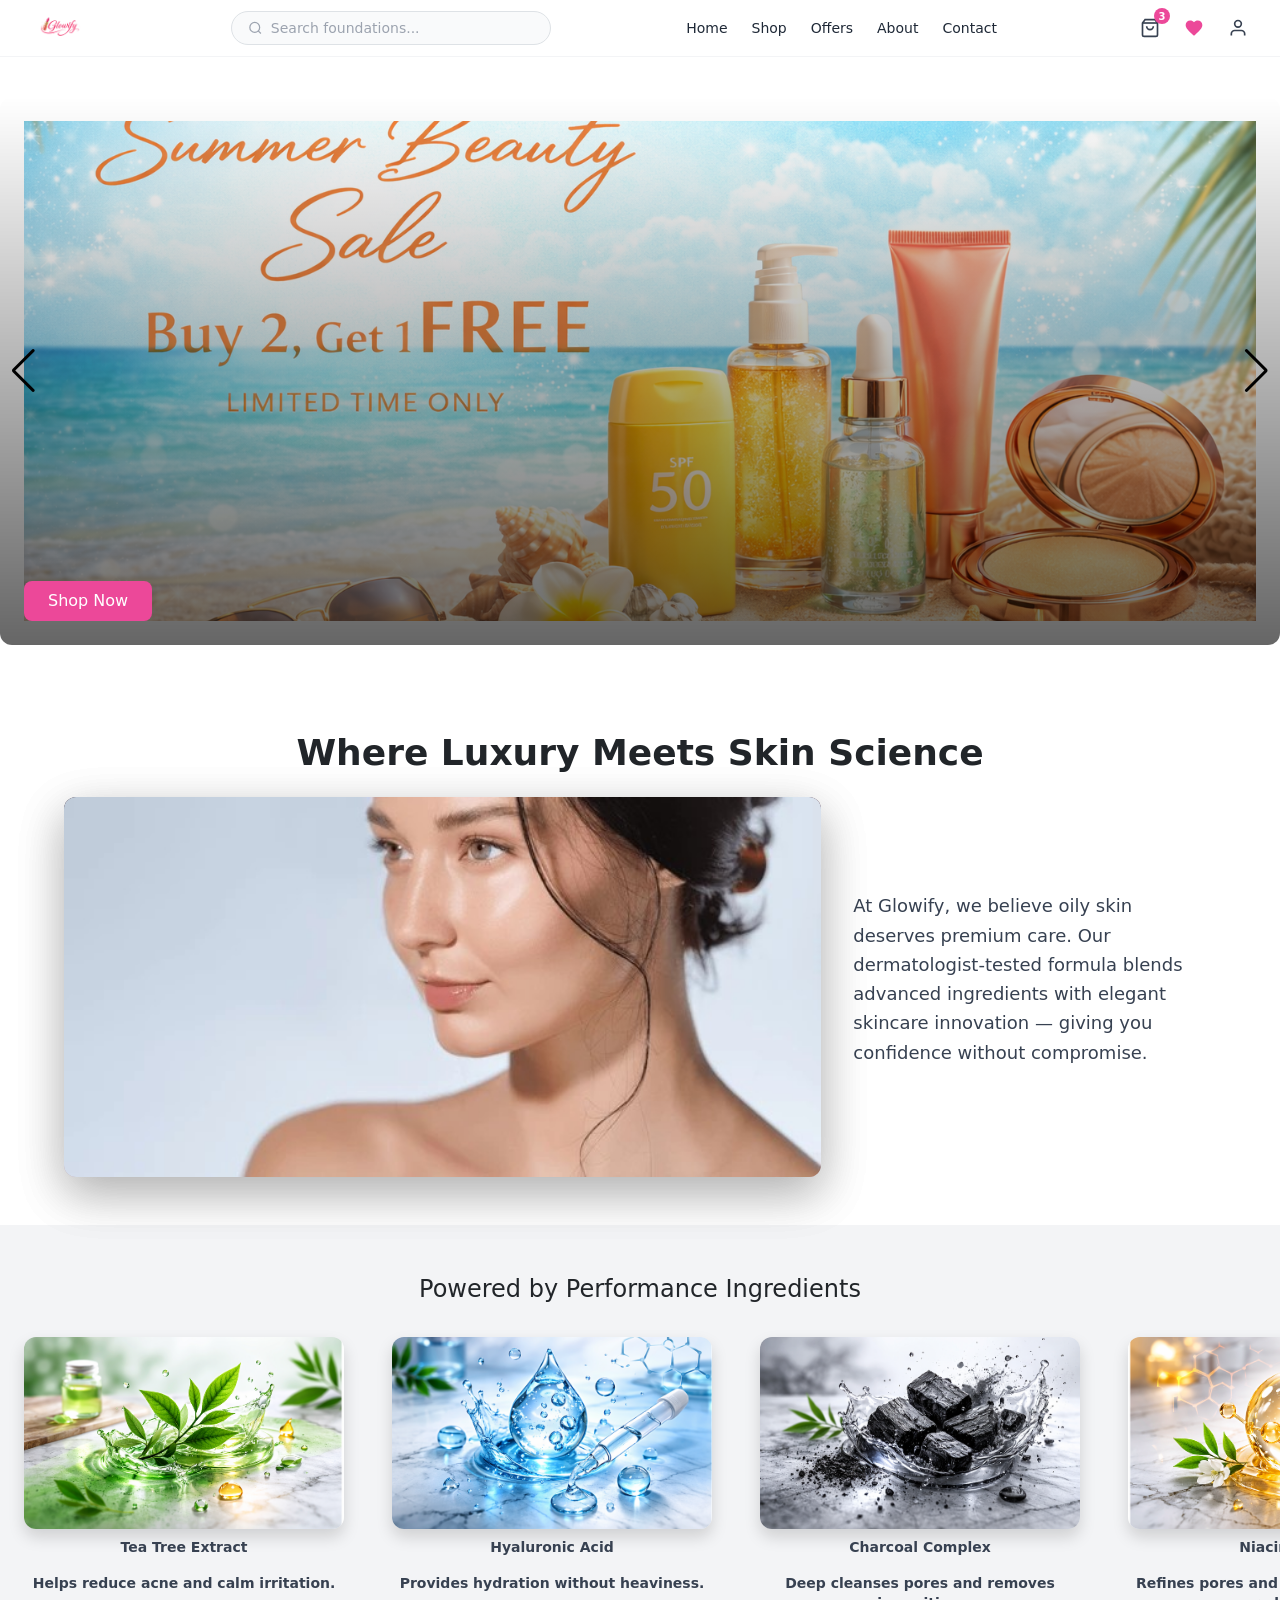
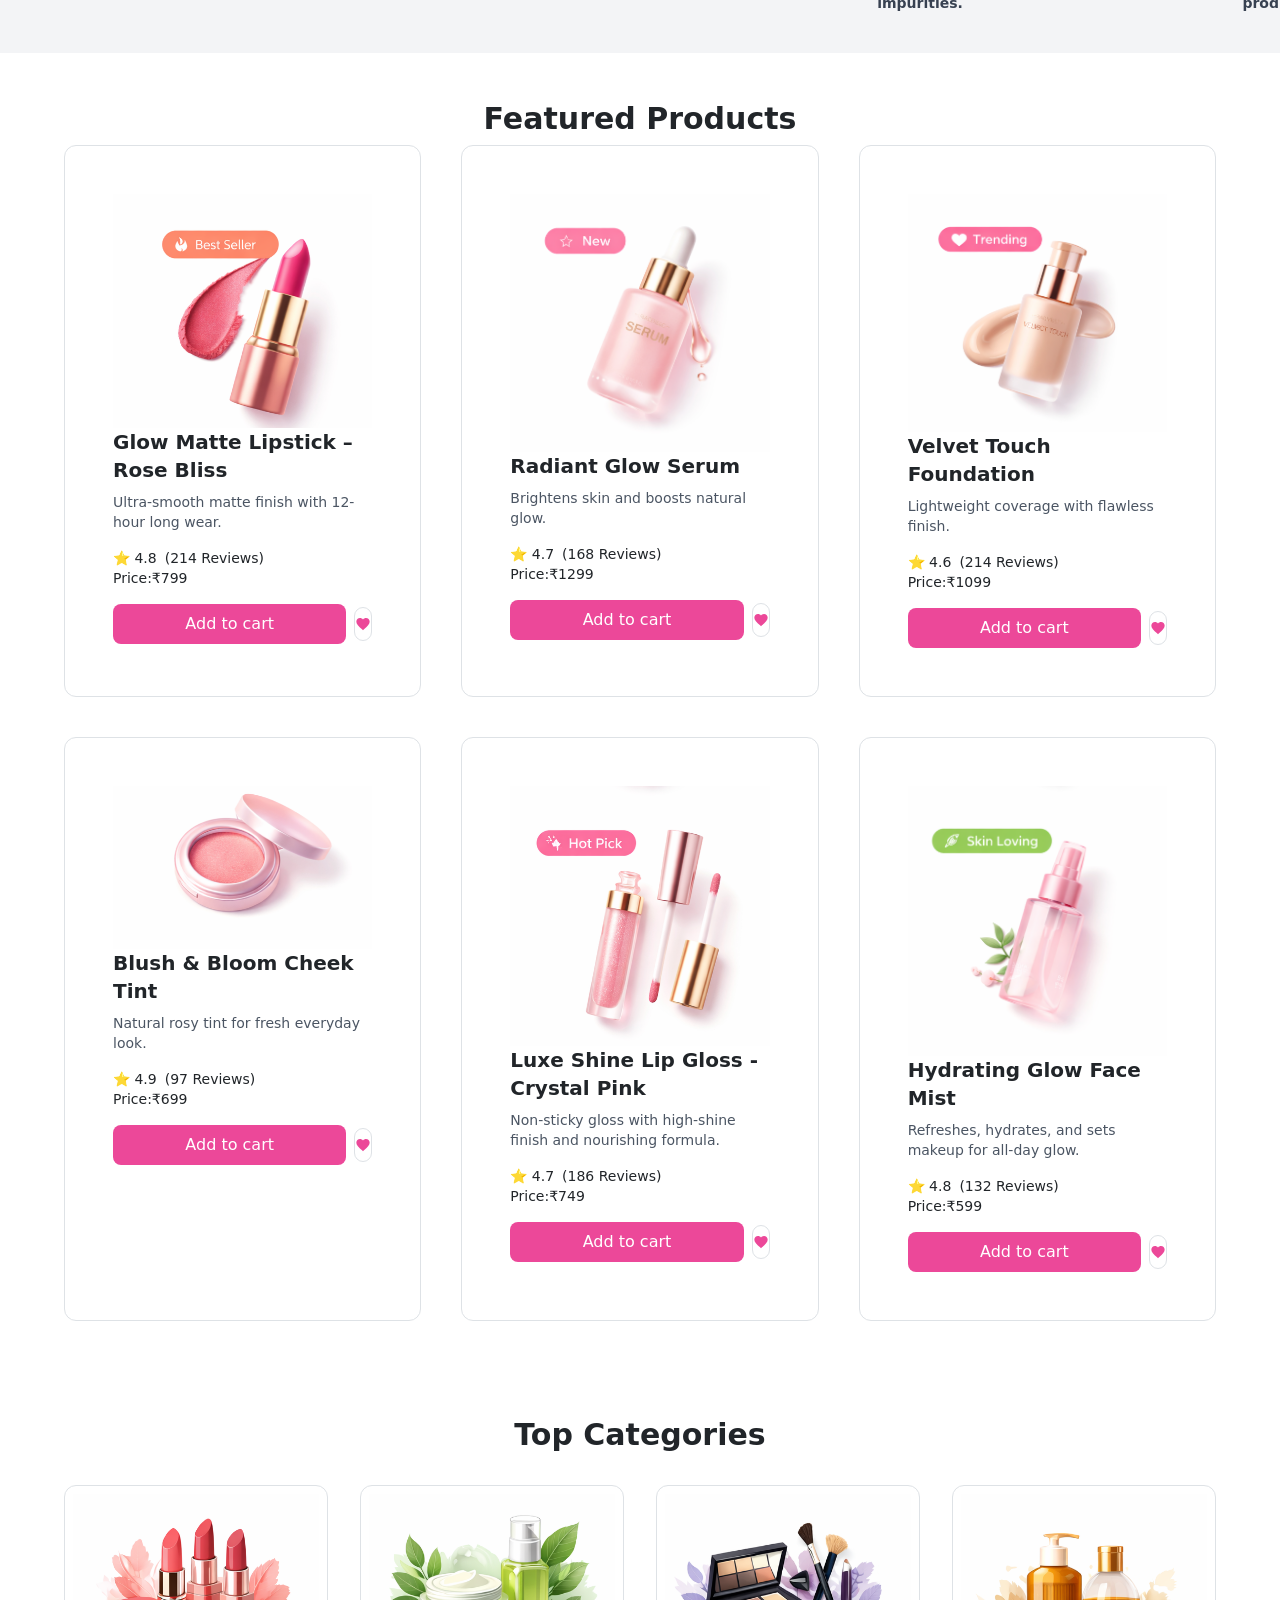
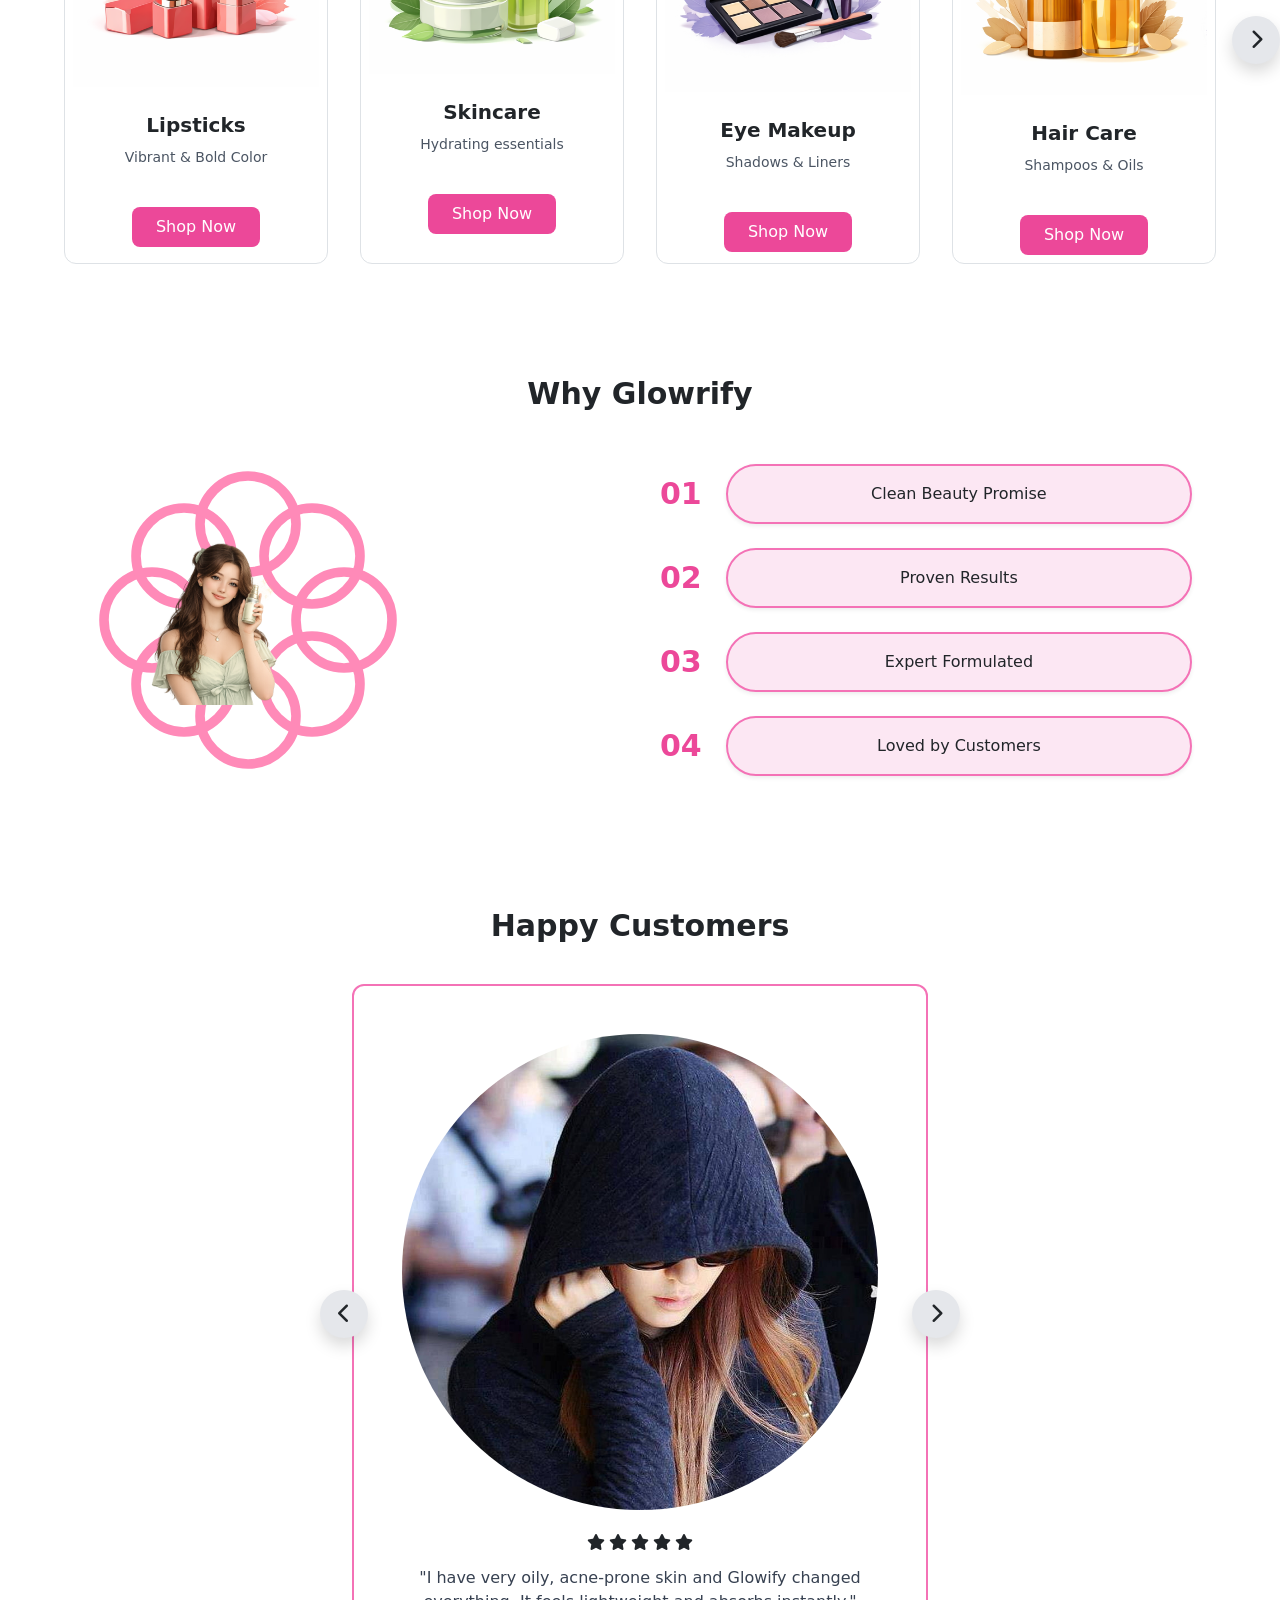
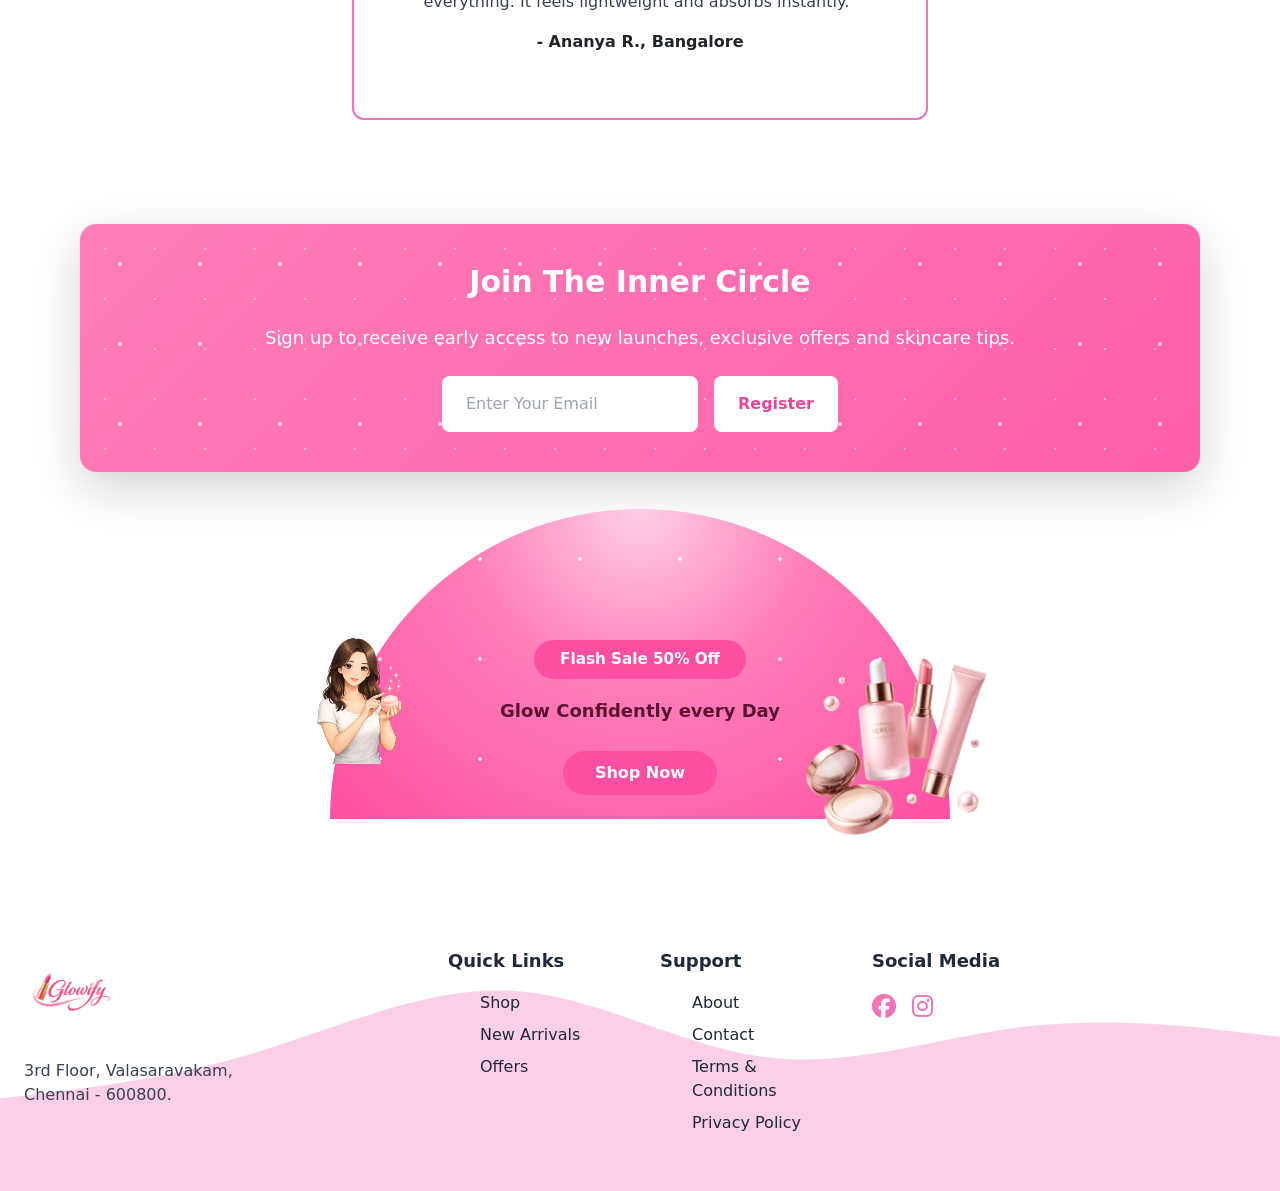
<file: index.html>
<!DOCTYPE html>
<html lang="en">
<head>
    <meta charset="UTF-8">
    <meta name="viewport" content="width=device-width, initial-scale=1.0">
    <title>Cosmetics Website</title>
    <!--Custom CSS-->
    <link rel="stylesheet" href="./Assets/css/style.css">
    <!--Tailwind CSS-->
    <link rel="stylesheet" href="./Assets/css/output.css">
    <!--Bootstrap CSS-->
    <link href="https://cdn.jsdelivr.net/npm/bootstrap@5.3.8/dist/css/bootstrap.min.css" rel="stylesheet" integrity="sha384-sRIl4kxILFvY47J16cr9ZwB07vP4J8+LH7qKQnuqkuIAvNWLzeN8tE5YBujZqJLB" crossorigin="anonymous">
     <!--Bootstrap Icons-->
    <link rel="stylesheet" href="https://cdn.jsdelivr.net/npm/bootstrap-icons@1.13.1/font/bootstrap-icons.min.css">
    <!-- Font Awesome -->
    <link rel="stylesheet" href="https://cdnjs.cloudflare.com/ajax/libs/font-awesome/6.5.0/css/all.min.css">
    <!-- Swiper CSS -->
    <link rel="stylesheet" href="https://cdn.jsdelivr.net/npm/swiper@11/swiper-bundle.min.css" />
</head>
<body>

    <header id="navbar" class="sticky top-0 z-50 bg-white border-b border-gray-100 transition-shadow duration-300">
        <div class="max-w-7xl mx-auto px-4 sm:px-6 h-14 flex items-center justify-between gap-4">

            <!-- Logo -->
            <a href="#" class="flex flex-col items-center">
                <img src="./Assets/images/Logo.png" alt="ST" class="h-12 w-auto">  </a>
            <!-- Search (hidden on mobile, visible md+) -->
            <div class="hidden md:flex items-center bg-gray-50 rounded-full border border-gray-200 px-3 py-1.5 gap-2 flex-1 max-w-xs">
                <svg class="w-4 h-4 text-gray-400" fill="none" stroke="currentColor" stroke-width="2" viewBox="0 0 24 24"><circle cx="11" cy="11" r="8"/><path d="M21 21l-4.35-4.35"/></svg>
                <input type="text" placeholder="Search foundations..." class="bg-transparent text-sm outline-none w-full text-gray-600 placeholder-gray-400" />
            </div>

            <!-- Desktop Nav -->
            <nav class="hidden md:flex items-center gap-6 text-sm font-medium text-gray-700 ">
                <a href="./index.html" class="hover:text-pink-500 transition-colors text-gray-800 text-decoration-none">Home</a>
                <a href="#" class="hover:text-pink-500 transition-colors text-gray-800 text-decoration-none">Shop</a>
                <a href="./offers.html" class="hover:text-pink-500 transition-colors text-gray-800 text-decoration-none">Offers</a>
                <a href="./about.html" class="hover:text-pink-500 transition-colors text-gray-800 text-decoration-none">About</a>
                <a href="./contact.html" class="hover:text-pink-500 transition-colors text-gray-800 text-decoration-none">Contact</a>
            </nav>

            <!-- Icons -->
            <div class="flex items-center gap-2 shrink-0">
                <!-- Cart -->
                <button class="relative p-2 rounded-full hover:bg-gray-100 transition-colors">
                <svg class="w-5 h-5 text-gray-700" fill="none" stroke="currentColor" stroke-width="2" viewBox="0 0 24 24"><path d="M6 2 3 6v14a2 2 0 002 2h14a2 2 0 002-2V6l-3-4z"/><line x1="3" y1="6" x2="21" y2="6"/><path d="M16 10a4 4 0 01-8 0"/></svg>
                <span class="absolute -top-0.5 -right-0.5 w-4 h-4 bg-pink-500 text-white text-[10px] font-bold rounded-full flex items-center justify-center badge-pulse">3</span>
                </button>
                <!-- Wishlist -->
                <button class="p-2 rounded-full hover:bg-pink-50 transition-colors">
                <svg class="w-5 h-5 text-pink-500" fill="currentColor" viewBox="0 0 24 24"><path d="M12 21.35l-1.45-1.32C5.4 15.36 2 12.28 2 8.5 2 5.42 4.42 3 7.5 3c1.74 0 3.41.81 4.5 2.09C13.09 3.81 14.76 3 16.5 3 19.58 3 22 5.42 22 8.5c0 3.78-3.4 6.86-8.55 11.54L12 21.35z"/></svg>
                </button>
                <!-- Account -->
                <button class="p-2 rounded-full hover:bg-gray-100 transition-colors">
                <svg class="w-5 h-5 text-gray-700" fill="none" stroke="currentColor" stroke-width="2" viewBox="0 0 24 24"><path d="M20 21v-2a4 4 0 00-4-4H8a4 4 0 00-4 4v2"/><circle cx="12" cy="7" r="4"/></svg>
                </button>
                <!-- Mobile menu toggle -->
                <button id="mobileMenuBtn" class="md:hidden p-2 rounded-full hover:bg-gray-100 transition-colors">
                <svg class="w-5 h-5 text-gray-700" fill="none" stroke="currentColor" stroke-width="2" viewBox="0 0 24 24"><path d="M4 6h16M4 12h16M4 18h16"/></svg>
                </button>
            </div>
            </div>

            <!-- Mobile menu dropdown -->
            <div id="mobileMenu" class="hidden md:hidden bg-white border-t border-gray-100 px-4 pb-4">
            <div class="flex items-center bg-gray-50 rounded-full border border-gray-200 px-3 py-2 gap-2 mt-3">
                <svg class="w-4 h-4 text-gray-400" fill="none" stroke="currentColor" stroke-width="2" viewBox="0 0 24 24"><circle cx="11" cy="11" r="8"/><path d="M21 21l-4.35-4.35"/></svg>
                <input type="text" placeholder="Search products..." class="bg-transparent text-sm outline-none w-full text-gray-600 placeholder-gray-400" />
            </div>
            <nav class="flex flex-col gap-3 mt-3 text-sm font-medium text-gray-700">
                <a href="./index.html" class="hover:text-pink-500 py-1 border-b border-gray-50">Home</a>
                <a href="#" class="hover:text-pink-500 py-1 border-b border-gray-50">Shop</a>
                <a href="./offers.html" class="hover:text-pink-500 py-1 border-b border-gray-50">Offers</a>
                <a href="./about.html" class="hover:text-pink-500 py-1 border-b border-gray-50">About</a>
                <a href="./contact.html" class="hover:text-pink-500 py-1">Contact</a>
            </nav>
        </div>
    </header>
    
    <!--Hero Section Swiper-->
    <div class="w-full py-10 bg-white">
        <!-- Swiper Container -->
        <div class="swiper skincareBanner">

            <div class="swiper-wrapper">

                <!-- SLIDE 1 -->
                <div class="swiper-slide relative rounded-xl overflow-hidden p-4">
                    <img src="./Assets/images/Herobanner1.png" class="w-full h-[470px] md:h-[500px] object-cover" />

                    <!-- TEXT OVERLAY -->
                    <div class="absolute inset-0 bg-gradient-to-t from-black/60 to-transparent p-6 flex flex-col justify-end">
                        <button class="mt-3 bg-pink-500 text-white px-4 py-2 rounded-lg w-max animate-bounce">
                            Shop Now
                        </button>
                    </div>
                </div>

                <!-- SLIDE 2 -->
                <div class="swiper-slide relative rounded-xl overflow-hidden p-4">
                    <img src="./Assets/images/Herobanner2.png" class="w-full h-[470px] md:h-[600] object-cover" />

                    <div class="absolute inset-0 bg-gradient-to-t from-black/60 to-transparent p-6 flex flex-col justify-end">
                    <button class="mt-3 bg-pink-500 text-white px-4 py-2 rounded-lg w-max animate-bounce align-self-end">
                        Shop Now
                    </button>
                    </div>
                </div>

                <!-- SLIDE 3 -->
                <div class="swiper-slide relative rounded-xl overflow-hidden p-4">
                    <img src="./Assets/images/Herobanner3.png" class="w-full h-[470px] md:h-[500px] object-cover" />

                    <div class="absolute inset-0 bg-gradient-to-t from-black/60 to-transparent p-6 flex flex-col justify-end">
                    <button class="mt-3 bg-pink-500 text-white px-4 py-2 rounded-lg w-max animate-bounce">
                        Shop Now
                    </button>
                    </div>
                </div>

            </div>

            <!-- NEXT / PREV BUTTONS -->
            <div class="swiper-button-next text-black"></div>
            <div class="swiper-button-prev text-black"></div>

        </div>
    </div>

    <!--Luxury meets section-->
    <div class="w-full bg-white py-12 px-6 md:px-16">
        <!-- Heading -->
        <h3 class="text-3xl md:text-4xl font-bold mb-6 text-center"> Where Luxury Meets Skin Science </h3>
        <div class="grid grid-cols-1 md:grid-cols-3 gap-8 items-center">
            <!-- IMAGE SWAP SECTION -->
            <div class="col-span-2 relative h-[300px] md:h-[380px]">
                <!-- IMAGE 1 -->
                <img src="./Assets/images/luxury1.jpg" class="absolute inset-0 w-full h-full object-cover rounded-xl shadow-lg swap-img-1" />
                <!-- IMAGE 2 -->
                <img src="./Assets/images/luxury2.jpg" class="absolute inset-0 w-full h-full object-cover rounded-xl shadow-lg swap-img-2" />
            </div>

            <!-- TEXT SECTION -->
            <div>
                <p class="text-gray-700 text-lg leading-relaxed">
                    At Glowify, we believe oily skin deserves premium care. Our dermatologist-tested
                    formula blends advanced ingredients with elegant skincare innovation — giving you
                    confidence without compromise.
                </p>
            </div>
        </div>
    </div>

    
    <!--Slider -->
    <div class="max-w-8xl mx-auto overflow-hidden bg-gray-100 py-6">
        <h2 class="text-2xl text-center p-4">Powered by Performance Ingredients</h2>
        <!-- Slider wrapper -->
        <div class="flex animate-scroll">
            
            <!-- Repeat your images here -->
            <div class="mx-4 w-1/2 sm:w-1/3 md:w-1/4 text-center flex-shrink-0">
                <img src="./Assets/images/p1.png" class="w-full h-62 md:h-48 object-cover rounded-xl shadow" />
                <p class="mt-2 text-sm font-semibold text-gray-700">Tea Tree Extract</p>
                <p class="mt-2 text-sm font-semibold text-gray-700">Helps reduce acne and calm irritation.</p>
            </div>
            <div class="mx-4 w-1/2 sm:w-1/3 md:w-1/4 text-center flex-shrink-0">
                <img src="./Assets/images/p2.png" class="w-full h-62 md:h-48 object-cover rounded-xl shadow" />
                <p class="mt-2 text-sm font-semibold text-gray-700">Hyaluronic Acid</p>
                <p class="mt-2 text-sm font-semibold text-gray-700">Provides hydration without heaviness.</p>
            </div>
            <div class="mx-4 w-1/2 sm:w-1/3 md:w-1/4 text-center flex-shrink-0">
                <img src="./Assets/images/p3.png" class="w-full h-62 md:h-48 object-cover rounded-xl shadow" />
                <p class="mt-2 text-sm font-semibold text-gray-700">Charcoal Complex</p>
                <p class="mt-2 text-sm font-semibold text-gray-700">Deep cleanses pores and removes impurities.</p>
            </div>
            <div class="mx-4 w-1/2 sm:w-1/3 md:w-1/4 text-center flex-shrink-0">
                <img src="./Assets/images/p4.png" class="w-full h-62 md:h-48 object-cover rounded-xl shadow" />
                <p class="mt-2 text-sm font-semibold text-gray-700">Niacinamide</p>
                <p class="mt-2 text-sm font-semibold text-gray-700">Refines pores and regulates excess oil production.</p>
            </div>

            <!-- Duplicate images for seamless infinite loop -->
            <div class="mx-4 w-1/2 sm:w-1/3 md:w-1/4 text-center flex-shrink-0">
                <img src="./Assets/images/p1.png" class="w-full h-62 md:h-48 object-cover rounded-xl shadow" />
                <p class="mt-2 text-sm font-semibold text-gray-700">Hyaluronic Acid</p>
                <p class="mt-2 text-sm font-semibold text-gray-700">Hyaluronic Acid</p>
            </div>
            <div class="mx-4 w-1/2 sm:w-1/3 md:w-1/4 text-center flex-shrink-0">
                <img src="./Assets/images/p2.png" class="w-full h-62 md:h-48 object-cover rounded-xl shadow" />
                <p class="mt-2 text-sm font-semibold text-gray-700">Hyaluronic Acid</p>
                <p class="mt-2 text-sm font-semibold text-gray-700">Hyaluronic Acid</p>
            </div>
            <div class="mx-4 w-1/2 sm:w-1/3 md:w-1/4 text-center flex-shrink-0">
                <img src="./Assets/images/p3.png" class="w-full h-62 md:h-48 object-cover rounded-xl shadow" />
                <p class="mt-2 text-sm font-semibold text-gray-700">Hyaluronic Acid</p>
                <p class="mt-2 text-sm font-semibold text-gray-700">Hyaluronic Acid</p>
            </div>
            <div class="mx-4 text-centermx-4 w-1/2 sm:w-1/3 md:w-1/4 text-center flex-shrink-0">
                <img src="./Assets/images/p4.png" class="w-full h-62 md:h-48 object-cover rounded-xl shadow" />
                <p class="mt-2 text-sm font-semibold text-gray-700">Hyaluronic Acid</p>
                <p class="mt-2 text-sm font-semibold text-gray-700">Hyaluronic Acid</p>
            </div>
        </div>
    </div>

    <!-- FEATURED PRODUCTS -->
    <section class="w-full bg-white py-12 px-6 md:px-16">
      <h2 class="text-3xl font-bold mb-2 text-center">Featured Products</h2>
      <!-- JS will inject cards here -->
      <div id="featuredContainer" class="grid grid-cols-1 md:grid-cols-3 gap-10"></div>
    </section>

    <!-- TOP CATEGORIES -->
    <section class="w-full bg-white py-12 px-6 md:px-16 relative">

      <h2 class="text-3xl font-bold mb-8 text-center">Top Categories</h2>

      <!-- LEFT ARROW -->
      <button id="prevBtn"
        class="absolute left-0 top-1/2 -translate-y-1/2 w-12 h-12 flex items-center justify-center 
              bg-gray-200 rounded-full shadow hover:bg-gray-300 transition">
        <i class="fa-solid fa-chevron-left text-xl"></i>
      </button>

      <!-- RIGHT ARROW -->
      <button id="nextBtn"
        class="absolute right-0 top-1/2 -translate-y-1/2 w-12 h-12 flex items-center justify-center 
              bg-gray-200 rounded-full shadow hover:bg-gray-300 transition">
        <i class="fa-solid fa-chevron-right text-xl"></i>
      </button>

      <!-- CARD GRID -->
      <div id="categoryContainer"
          class="grid grid-cols-1 sm:grid-cols-2 lg:grid-cols-4 gap-8">
      </div>

    </section>

    <!-- Why Glowrify -->
    <section class="py-16 bg-white-100">
        <h2 class="text-3xl font-semibold text-center mb-12 text-black-500">Why Glowrify</h2>
        <div class="max-w-6xl mx-auto px-4 grid md:grid-cols-2 gap-10 items-center">
            <!-- LEFT SIDE: GIRL + ROTATING FLOWER -->
            <div class="relative w-80 h-80 flex justify-center items-center">
                <!-- Rotating Flower Background -->
                <div class="absolute inset-0 flex justify-center items-center">
                    <svg class="rotate-flower w-full h-full" viewBox="0 0 200 200">
                    <g fill="none" stroke="#ff8ab8" stroke-width="6">
                        <circle cx="100" cy="40" r="30"/>
                        <circle cx="160" cy="100" r="30"/>
                        <circle cx="100" cy="160" r="30"/>
                        <circle cx="40" cy="100" r="30"/>
                        <circle cx="140" cy="60" r="30"/>
                        <circle cx="140" cy="140" r="30"/>
                        <circle cx="60" cy="140" r="30"/>
                        <circle cx="60" cy="60" r="30"/>
                    </g>
                    </svg>
                </div>

                <!-- Girl Image -->
                <img src="Assets/images/whyimage.png" class="relative w-64 h-64 object-contain z-10" />

            </div>

            <!-- RIGHT SIDE: LABELS -->
            <div class="space-y-6">

                <div class="flex items-center gap-4">
                    <span class="text-pink-500 text-3xl font-bold">01</span>
                    <div class="flex-1 border-2 text-center border-pink-400 rounded-full px-6 py-3 shadow-sm bg-pink-100">Clean Beauty Promise </div>
                </div>
                <div class="flex items-center gap-4">
                    <span class="text-pink-500 text-3xl font-bold">02</span>
                    <div class="flex-1 border-2 text-center border-pink-400 rounded-full px-6 py-3 shadow-sm bg-pink-100">Proven Results </div>
                </div>
                <div class="flex items-center gap-4">
                    <span class="text-pink-500 text-3xl font-bold">03</span>
                    <div class="flex-1 border-2 text-center border-pink-400 rounded-full px-6 py-3 shadow-sm bg-pink-100">Expert Formulated </div>
                </div>
                <div class="flex items-center gap-4">
                    <span class="text-pink-500 text-3xl font-bold">04</span>
                    <div class="flex-1 border-2 text-center border-pink-400 rounded-full px-6 py-3 shadow-sm bg-pink-100">Loved by Customers </div>
                </div>
            </div>
        </div>

    </section>

    <!--Happy Customer-->
    <section class="w-full py-16 px-6 md:px-20 relative">
        <h2 class="text-3xl font-bold text-center mb-10">Happy Customers</h2>
        <!-- LEFT ARROW -->
        <button id="prevReview"
            class="absolute left-80 top-1/2 -translate-y-1/2 w-12 h-12 flex items-center justify-center 
                bg-gray-200 rounded-full shadow hover:bg-gray-300 transition">
            <i class="fa-solid fa-chevron-left text-xl"></i>
        </button>
        <!-- RIGHT ARROW -->
        <button id="nextReview"
            class="absolute right-80 top-1/2 -translate-y-1/2 w-12 h-12 flex items-center justify-center 
                bg-gray-200 rounded-full shadow hover:bg-gray-300 transition">
            <i class="fa-solid fa-chevron-right text-xl"></i>
        </button>
        <!-- REVIEW CONTENT -->
        <div id="reviewContainer" class="text-center max-w-xl mx-auto"></div>
    </section>

    <!--Join the inner circle-->
    <section class="w-full py-10 px-6 md:px-20">
        <div class="glitter-bg text-white p-10 rounded-2xl shadow-lg text-center">
            <h2 class="text-3xl font-bold mb-4">Join The Inner Circle</h2>
            <p class="text-lg mb-6"> Sign up to receive early access to new launches, exclusive offers and skincare tips.</p>
            <div class="flex justify-center gap-3">
                <input type="email" placeholder="Enter Your Email"
                        class="px-4 py-3 rounded-lg w-64 text-gray-700" />
                <button class="bg-white text-pink-500 font-semibold px-6 py-3 rounded-lg">
                    Register
                </button>
            </div>
        </div>
    </section>

    <!--Flash Sale-->
    <section class="w-full py-16 px-6 md:px-20 flex justify-center">
        <div class="relative w-full max-w-5xl flex justify-center p-4">
            <!-- Semi-circle background -->
            <div class="semi-circle-banner"></div>
                <!-- Girl (left) -->
                <img src="Assets/images/flashsale1.png" class="banner-girl" />
                <!-- Products (right) -->
                <img src="Assets/images/flashsale2.png" class="banner-products" />
                <!-- Center content -->
                <div class="banner-center">
                <div class="flash-sale-pill">Flash Sale 50% Off</div>
                <h2 class="banner-title text-lg">Glow Confidently every Day</h2>
                <button class="banner-btn hover:animate-fade">Shop Now</button>
            </div>
        </div>
    </section>


    <!--Footer-->
    <footer class="relative bg-pink-200 pt-16 pb-10">
        <!-- Wavy Background -->
        <div class="absolute inset-0">
            <svg class="w-full h-full" viewBox="0 0 1440 320" preserveAspectRatio="none">
            <path fill="#ffffff" fill-opacity="1"
                d="M0,224L48,218.7C96,213,192,203,288,176C384,149,480,107,576,112C672,117,768,171,864,181.3C960,192,1056,160,1152,149.3C1248,139,1344,149,1392,154.7L1440,160L1440,0L1392,0C1344,0,1248,0,1152,0C1056,0,960,0,864,0C768,0,672,0,576,0C480,0,384,0,288,0C192,0,96,0,48,0L0,0Z">
            </path>
            </svg>
        </div>

        <div class="relative max-w-7xl mx-auto px-6 grid grid-cols-1 md:grid-cols-3 gap-10">

            <!-- LEFT: Logo + Address -->
            <div class="flex flex-col items-start space-y-4">
                <img src="./Assets/images/Logo.png" alt="Glowify Logo" class="w-24 h-24 rounded-full object-cover">
                <p class="text-gray-700 leading-6">
                3rd Floor, Valasaravakam,<br>
                Chennai - 600800.
                </p>
            </div>

            <!-- CENTER: Quick Links + Support -->
            <div class="grid grid-cols-2 gap-10">
                <div>
                    <h3 class="text-lg font-semibold text-gray-800 mb-3">Quick Links</h3>
                    <ul class="space-y-2 text-gray-700">
                    <li><a href="#" class="hover:text-pink-600 text-gray-800 text-decoration-none">Shop</a></li>
                    <li><a href="#" class="hover:text-pink-600 text-gray-800 text-decoration-none">New Arrivals</a></li>
                    <li><a href="#" class="hover:text-pink-600 text-gray-800 text-decoration-none">Offers</a></li>
                    </ul>
                </div>

                <div>
                    <h3 class="text-lg font-semibold text-gray-800 mb-3">Support</h3>
                    <ul class="space-y-2 text-gray-700">
                    <li><a href="#" class="hover:text-pink-600 text-gray-800 text-decoration-none">About</a></li>
                    <li><a href="#" class="hover:text-pink-600 text-gray-800 text-decoration-none">Contact</a></li>
                    <li><a href="#" class="hover:text-pink-600 text-gray-800 text-decoration-none">Terms & Conditions</a></li>
                    <li><a href="#" class="hover:text-pink-600 text-gray-800 text-decoration-none">Privacy Policy</a></li>
                    </ul>
                </div>
            </div>

            <!-- RIGHT: Social Media -->
            <div>
                <h3 class="text-lg font-semibold text-gray-800 mb-3">Social Media</h3>
                <div class="flex space-x-4 text-2xl text-gray-700">
                    <a href="#" class="hover:text-pink-600 text-pink-400"><i class="fa-brands fa-facebook"></i></a>
                    <a href="#" class="hover:text-pink-600 text-pink-400"><i class="fa-brands fa-instagram"></i></a>
                </div>
            </div>
        </div>
    </footer>

    <script src="Assets/js/products.js"></script>
    <script src="Assets/js/categories.js"></script>
    <script src="Assets/js/script.js"></script>


    <!-- Swiper JS -->
    <script src="https://cdn.jsdelivr.net/npm/swiper@11/swiper-bundle.min.js"></script>

    <script>
    var swiper = new Swiper(".skincareBanner", {
        slidesPerView: 1,
        loop: true,
        autoplay: {
        delay: 2800,
        disableOnInteraction: false,
        },
        navigation: {
        nextEl: ".swiper-button-next",
        prevEl: ".swiper-button-prev",
        }
    });
    </script>

</body>
</html>
</file>
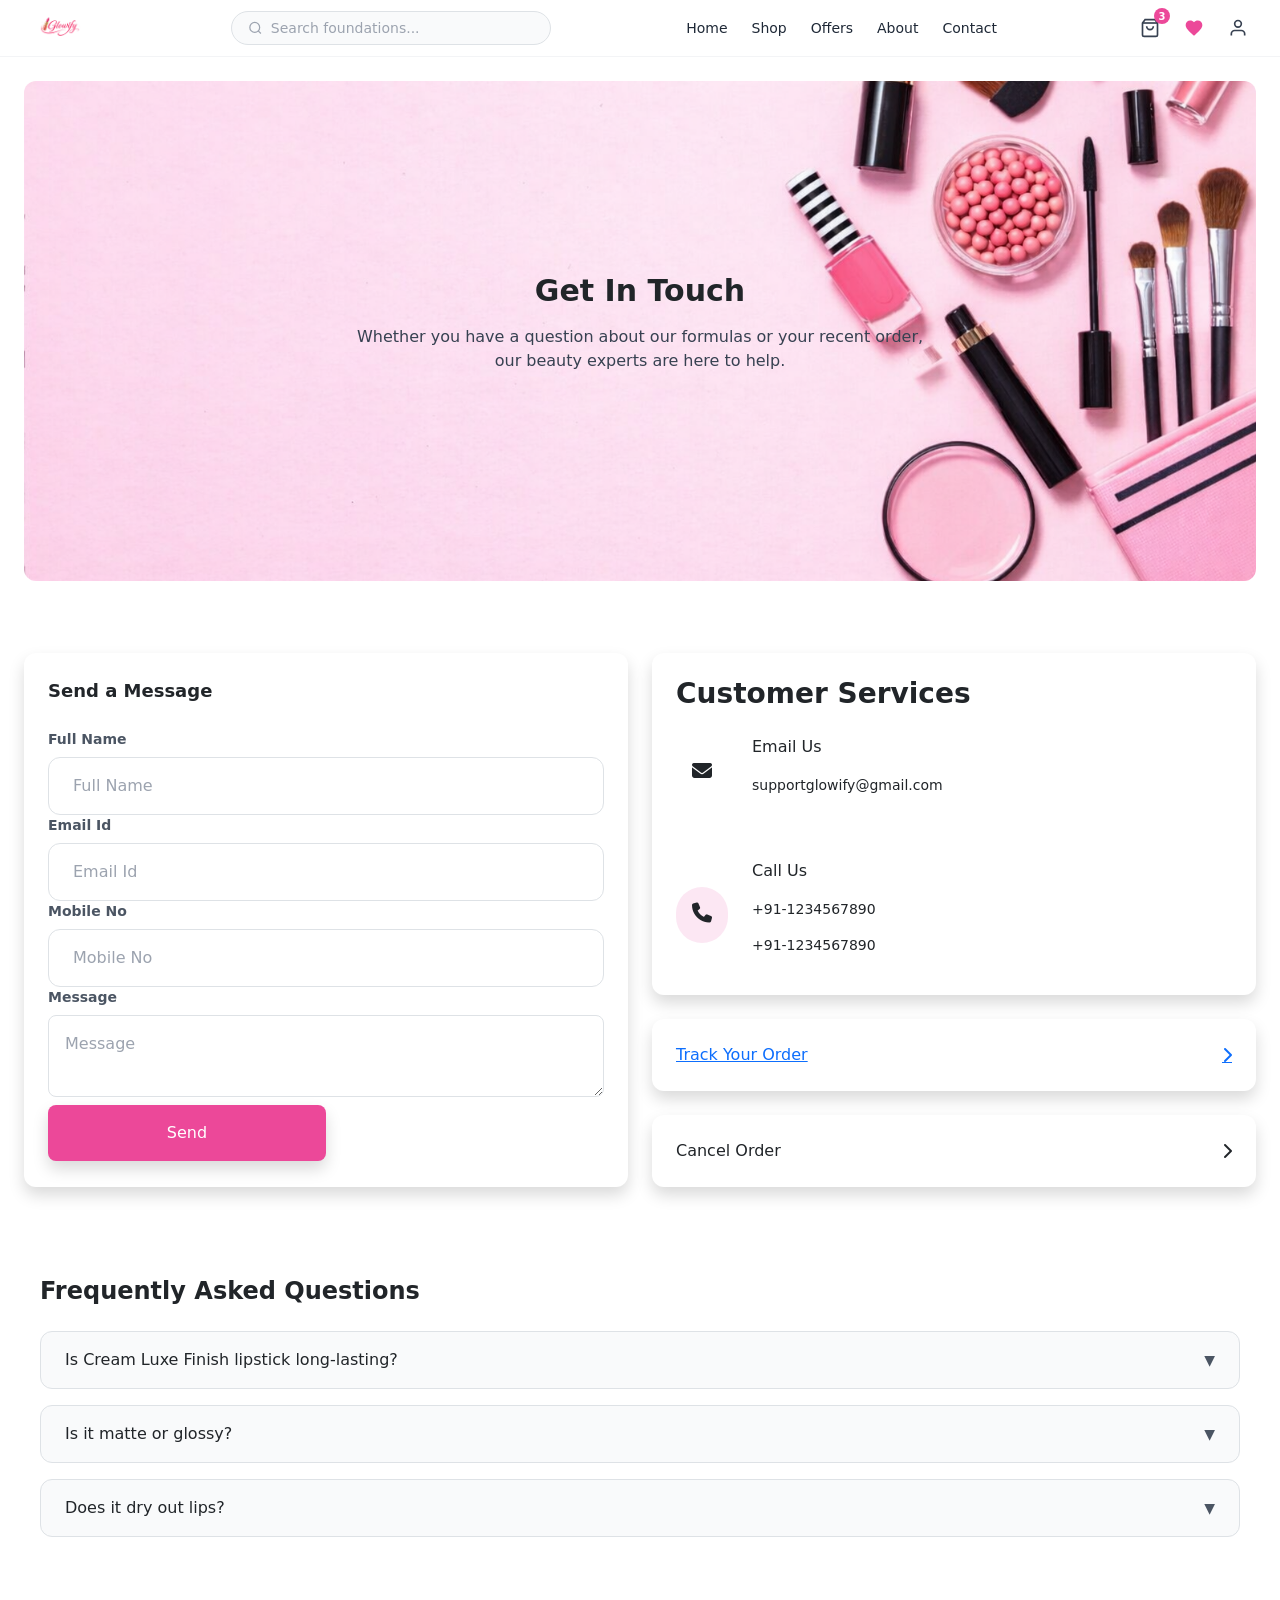
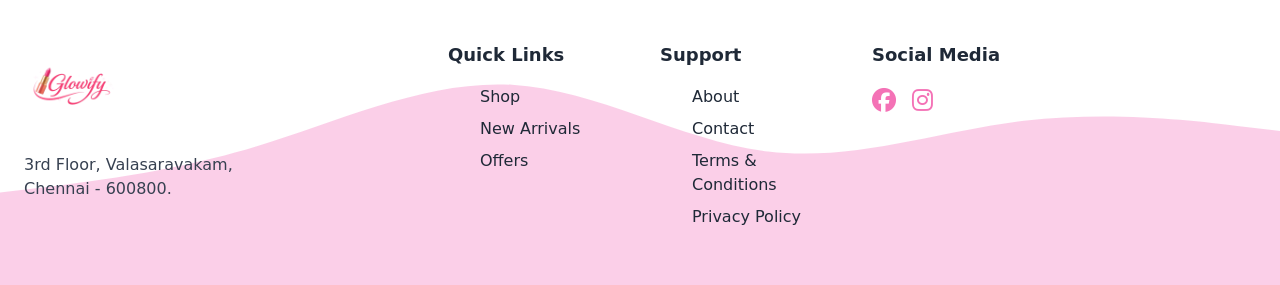
<file: contact.html>
<!DOCTYPE html>
<html lang="en">
<head>
    <meta charset="UTF-8">
    <meta name="viewport" content="width=device-width, initial-scale=1.0">
    <title>Cosmetics Contact</title>
    <!--Custom CSS-->
    <link rel="stylesheet" href="./Assets/css/style.css">
    <!--Tailwind CSS-->
    <link rel="stylesheet" href="./Assets/css/output.css">
    <!--Bootstrap CSS-->
    <link href="https://cdn.jsdelivr.net/npm/bootstrap@5.3.8/dist/css/bootstrap.min.css" rel="stylesheet" integrity="sha384-sRIl4kxILFvY47J16cr9ZwB07vP4J8+LH7qKQnuqkuIAvNWLzeN8tE5YBujZqJLB" crossorigin="anonymous">
     <!--Bootstrap Icons-->
    <link rel="stylesheet" href="https://cdn.jsdelivr.net/npm/bootstrap-icons@1.13.1/font/bootstrap-icons.min.css">
    <!-- Font Awesome -->
    <link rel="stylesheet" href="https://cdnjs.cloudflare.com/ajax/libs/font-awesome/6.5.0/css/all.min.css">
</head>
<body>
    
    <header id="navbar" class="sticky top-0 z-50 bg-white border-b border-gray-100 transition-shadow duration-300">
        <div class="max-w-7xl mx-auto px-4 sm:px-6 h-14 flex items-center justify-between gap-4">

            <!-- Logo -->
            <a href="#" class="flex flex-col items-center">
                <img src="./Assets/images/Logo.png" alt="ST" class="h-12 w-auto">  </a>
            <!-- Search (hidden on mobile, visible md+) -->
            <div class="hidden md:flex items-center bg-gray-50 rounded-full border border-gray-200 px-3 py-1.5 gap-2 flex-1 max-w-xs">
                <svg class="w-4 h-4 text-gray-400" fill="none" stroke="currentColor" stroke-width="2" viewBox="0 0 24 24"><circle cx="11" cy="11" r="8"/><path d="M21 21l-4.35-4.35"/></svg>
                <input type="text" placeholder="Search foundations..." class="bg-transparent text-sm outline-none w-full text-gray-600 placeholder-gray-400" />
            </div>

            <!-- Desktop Nav -->
            <nav class="hidden md:flex items-center gap-6 text-sm font-medium text-gray-700 ">
                <a href="./index.html" class="hover:text-pink-500 transition-colors text-gray-800 text-decoration-none">Home</a>
                <a href="#" class="hover:text-pink-500 transition-colors text-gray-800 text-decoration-none">Shop</a>
                <a href="./offers.html" class="hover:text-pink-500 transition-colors text-gray-800 text-decoration-none">Offers</a>
                <a href="./about.html" class="hover:text-pink-500 transition-colors text-gray-800 text-decoration-none">About</a>
                <a href="./contact.html" class="hover:text-pink-500 transition-colors text-gray-800 text-decoration-none">Contact</a>
            </nav>

            <!-- Icons -->
            <div class="flex items-center gap-2 shrink-0">
                <!-- Cart -->
                <button class="relative p-2 rounded-full hover:bg-gray-100 transition-colors">
                <svg class="w-5 h-5 text-gray-700" fill="none" stroke="currentColor" stroke-width="2" viewBox="0 0 24 24"><path d="M6 2 3 6v14a2 2 0 002 2h14a2 2 0 002-2V6l-3-4z"/><line x1="3" y1="6" x2="21" y2="6"/><path d="M16 10a4 4 0 01-8 0"/></svg>
                <span class="absolute -top-0.5 -right-0.5 w-4 h-4 bg-pink-500 text-white text-[10px] font-bold rounded-full flex items-center justify-center badge-pulse">3</span>
                </button>
                <!-- Wishlist -->
                <button class="p-2 rounded-full hover:bg-pink-50 transition-colors">
                <svg class="w-5 h-5 text-pink-500" fill="currentColor" viewBox="0 0 24 24"><path d="M12 21.35l-1.45-1.32C5.4 15.36 2 12.28 2 8.5 2 5.42 4.42 3 7.5 3c1.74 0 3.41.81 4.5 2.09C13.09 3.81 14.76 3 16.5 3 19.58 3 22 5.42 22 8.5c0 3.78-3.4 6.86-8.55 11.54L12 21.35z"/></svg>
                </button>
                <!-- Account -->
                <button class="p-2 rounded-full hover:bg-gray-100 transition-colors">
                <svg class="w-5 h-5 text-gray-700" fill="none" stroke="currentColor" stroke-width="2" viewBox="0 0 24 24"><path d="M20 21v-2a4 4 0 00-4-4H8a4 4 0 00-4 4v2"/><circle cx="12" cy="7" r="4"/></svg>
                </button>
                <!-- Mobile menu toggle -->
                <button id="mobileMenuBtn" class="md:hidden p-2 rounded-full hover:bg-gray-100 transition-colors">
                <svg class="w-5 h-5 text-gray-700" fill="none" stroke="currentColor" stroke-width="2" viewBox="0 0 24 24"><path d="M4 6h16M4 12h16M4 18h16"/></svg>
                </button>
            </div>
            </div>

            <!-- Mobile menu dropdown -->
            <div id="mobileMenu" class="hidden md:hidden bg-white border-t border-gray-100 px-4 pb-4">
            <div class="flex items-center bg-gray-50 rounded-full border border-gray-200 px-3 py-2 gap-2 mt-3">
                <svg class="w-4 h-4 text-gray-400" fill="none" stroke="currentColor" stroke-width="2" viewBox="0 0 24 24"><circle cx="11" cy="11" r="8"/><path d="M21 21l-4.35-4.35"/></svg>
                <input type="text" placeholder="Search products..." class="bg-transparent text-sm outline-none w-full text-gray-600 placeholder-gray-400" />
            </div>
            <nav class="flex flex-col gap-3 mt-3 text-sm font-medium text-gray-700">
                <a href="./index.html" class="hover:text-pink-500 py-1 border-b border-gray-50">Home</a>
                <a href="#" class="hover:text-pink-500 py-1 border-b border-gray-50">Shop</a>
                <a href="./offers.html" class="hover:text-pink-500 py-1 border-b border-gray-50">Offers</a>
                <a href="./about.html" class="hover:text-pink-500 py-1 border-b border-gray-50">About</a>
                <a href="./contact.html" class="hover:text-pink-500 py-1">Contact</a>
            </nav>
        </div>
    </header>

    <!--Hero Banner Section-->
    <section class="p-4">
        <div class="relative rounded-xl overflow-hidden max-w-7xl mx-auto">            
            <img src="./Assets/images/contactbanner.png" class="object-cover w-full h-[470px] md:h-[500px]"/>
            <div class="absolute inset-0 flex flex-col justify-center items-center text-center px-4">
                <h2 class="text-3xl font-bold">Get In Touch</h2>
                <p class="text-gray-700 mt-2 max-w-xl"> Whether you have a question about our formulas or your recent order, our beauty experts are here to help.</p>
            </div>
        </div>
    </section>

    <!--Contact section-->
    <section class="py-12 max-w-7xl mx-auto px-4 grid md:grid-cols-2 gap-6">
        <!--Send Message-->
        <div class="lg:col-span-2 bg-white p-6 rounded-xl shadow">
            <h3 class="text-lg font-semibold mb-4">Send a Message</h3>
            <div class="flex flex-col gap-2">
                <label class="text-sm font-semibold text-gray-600">Full Name</label>
                <input type="text" placeholder="Full Name" class="w-full px-4 py-3 rounded-xl border p-1 border-gray-200 focus:outline-none focus:ring-2 focus:ring-pink-200 transition-all">
            </div>
            <div class="flex flex-col gap-2">
                <label class="text-sm font-semibold text-gray-600">Email Id</label>
                <input type="text" placeholder="Email Id" class="w-full px-4 py-3 rounded-xl border p-1 border-gray-200 focus:outline-none focus:ring-2 focus:ring-pink-200 transition-all">
            </div>
            <div class="flex flex-col gap-2">
                <label class="text-sm font-semibold text-gray-600">Mobile No</label>
                <input type="text" placeholder="Mobile No" class="w-full px-4 py-3 rounded-xl border p-1 border-gray-200 focus:outline-none focus:ring-2 focus:ring-pink-200 transition-all">
            </div>
            <div class="flex flex-col gap-2">
                <label class="text-sm font-semibold text-gray-600">Message</label>
                <textarea placeholder="Message" class="border p-3 rounded-lg w-full h-28"></textarea>
            </div>
            <button class="text-white w-1/2 px-8 py-3 rounded-lg shadow bg-pink-500 mt-2 text-center hover:bg-pink-600"> Send </button>
        </div>

        <!-- Right Side-->
        <div class="flex flex-col gap-6">
            <!-- Customer Services -->
            <div class="bg-white p-6 rounded-xl shadow">
                <h3 class="font-semibold mb-4">Customer Services</h3>
                <!-- Email -->
                <div class="flex items-center gap-4 mb-5">
                    <div class="bg-yellow-100 p-3 rounded-full">
                    <i class="fa-solid fa-envelope text-yellow-600 text-xl"></i>
                    </div>
                    <div>
                    <p class="font-medium">Email Us</p>
                    <p class="text-gray-500 text-sm">supportglowify@gmail.com</p>
                    </div>
                </div>

                <!-- Call -->
                <div class="flex items-center gap-4">
                    <div class="bg-pink-100 p-3 rounded-full">
                    <i class="fa-solid fa-phone text-pink-600 text-xl"></i>
                    </div>
                    <div>
                    <p class="font-medium">Call Us</p>
                    <p class="text-gray-500 text-sm">+91-1234567890</p>
                    <p class="text-gray-500 text-sm">+91-1234567890</p>
                    </div>
                </div>
            </div>

            <!-- Track Order -->
            <a href="#"><div class="text-decoration-none bg-white p-4 rounded-xl shadow flex justify-between items-center cursor-pointer">
            <span class="font-medium">Track Your Order</span>
            <i class="fa-solid fa-chevron-right"></i>
            </div>
            </a>
            <!--cancel order-->
            <div onclick="cancelOrder()"
            class="bg-white p-4 rounded-xl shadow flex justify-between items-center cursor-pointer text-decoration-none">
            <span class="font-medium">Cancel Order</span>
            <i class="fa-solid fa-chevron-right"></i>
            </div>
        </div>
    </section>

    <!--Frequently Asked Questions-->
     <div class="max-w-2xl mx-auto p-10">
        <h2 class="text-2xl font-semibold mb-6">Frequently Asked Questions</h2>
        <div class="space-y-4">
            <!-- FAQ ITEM -->
            <div class="border border-gray-300 rounded-xl bg-gray-50">
                <button class="w-full flex justify-between items-center px-4 py-3 faq-btn">
                <span>Is Cream Luxe Finish lipstick long-lasting?</span>
                <span class="icon text-sm text-gray-600">▼</span>
                </button>
                <div class="faq-content hidden px-4 pb-4 text-gray-600">
                Yes, it lasts up to 8 hours with a smooth finish.
                </div>
            </div>
            <div class="border border-gray-300 rounded-md rounded-xl bg-gray-50">
                <button class="w-full flex justify-between items-center px-4 py-3 faq-btn">
                <span>Is it matte or glossy?</span>
                <span class="icon text-sm text-gray-600">▼</span>
                </button>
                <div class="faq-content hidden px-4 pb-4 text-gray-600">
                It has a soft-matte finish with a slight natural sheen.
                </div>
            </div>

            <div class="border border-gray-300 rounded-md rounded-xl bg-gray-50">
                <button class="w-full flex justify-between items-center px-4 py-3 faq-btn">
                <span>Does it dry out lips?</span>
                <span class="icon text-sm text-gray-600">▼</span>
                </button>
                <div class="faq-content hidden px-4 pb-4 text-gray-600">
                No, it contains hydrating ingredients to keep lips moisturized.
                </div>
            </div>
        </div>
    </div>

    <!--Footer-->
    <footer class="relative bg-pink-200 pt-16 pb-10">
        <!-- Wavy Background -->
        <div class="absolute inset-0">
            <svg class="w-full h-full" viewBox="0 0 1440 320" preserveAspectRatio="none">
            <path fill="#ffffff" fill-opacity="1"
                d="M0,224L48,218.7C96,213,192,203,288,176C384,149,480,107,576,112C672,117,768,171,864,181.3C960,192,1056,160,1152,149.3C1248,139,1344,149,1392,154.7L1440,160L1440,0L1392,0C1344,0,1248,0,1152,0C1056,0,960,0,864,0C768,0,672,0,576,0C480,0,384,0,288,0C192,0,96,0,48,0L0,0Z">
            </path>
            </svg>
        </div>

        <div class="relative max-w-7xl mx-auto px-6 grid grid-cols-1 md:grid-cols-3 gap-10">

            <!-- LEFT: Logo + Address -->
            <div class="flex flex-col items-start space-y-4">
                <img src="./Assets/images/Logo.png" alt="Glowify Logo" class="w-24 h-24 rounded-full object-cover">
                <p class="text-gray-700 leading-6">
                3rd Floor, Valasaravakam,<br>
                Chennai - 600800.
                </p>
            </div>

            <!-- CENTER: Quick Links + Support -->
            <div class="grid grid-cols-2 gap-10">
                <div>
                    <h3 class="text-lg font-semibold text-gray-800 mb-3">Quick Links</h3>
                    <ul class="space-y-2 text-gray-700">
                    <li><a href="#" class="hover:text-pink-600 text-gray-800 text-decoration-none">Shop</a></li>
                    <li><a href="#" class="hover:text-pink-600 text-gray-800 text-decoration-none">New Arrivals</a></li>
                    <li><a href="#" class="hover:text-pink-600 text-gray-800 text-decoration-none">Offers</a></li>
                    </ul>
                </div>

                <div>
                    <h3 class="text-lg font-semibold text-gray-800 mb-3">Support</h3>
                    <ul class="space-y-2 text-gray-700">
                    <li><a href="#" class="hover:text-pink-600 text-gray-800 text-decoration-none">About</a></li>
                    <li><a href="#" class="hover:text-pink-600 text-gray-800 text-decoration-none">Contact</a></li>
                    <li><a href="#" class="hover:text-pink-600 text-gray-800 text-decoration-none">Terms & Conditions</a></li>
                    <li><a href="#" class="hover:text-pink-600 text-gray-800 text-decoration-none">Privacy Policy</a></li>
                    </ul>
                </div>
            </div>

            <!-- RIGHT: Social Media -->
            <div>
                <h3 class="text-lg font-semibold text-gray-800 mb-3">Social Media</h3>
                <div class="flex space-x-4 text-2xl text-gray-700">
                    <a href="#" class="hover:text-pink-600 text-pink-400"><i class="fa-brands fa-facebook"></i></a>
                    <a href="#" class="hover:text-pink-600 text-pink-400"><i class="fa-brands fa-instagram"></i></a>
                </div>
            </div>
        </div>
    </footer>

    <script src="Assets/js/script.js"></script>
    <script>
    const buttons = document.querySelectorAll(".faq-btn");

    buttons.forEach(btn => {
      btn.addEventListener("click", () => {
        const content = btn.nextElementSibling;
        const icon = btn.querySelector(".icon");

        content.classList.toggle("hidden");

        // Change icon
        if (content.classList.contains("hidden")) {
          icon.textContent = "▼"; // down arrow
        } else {
          icon.textContent = "▲"; // up arrow
        }
      });
    });
  </script>
    
</body>
</html>
</file>
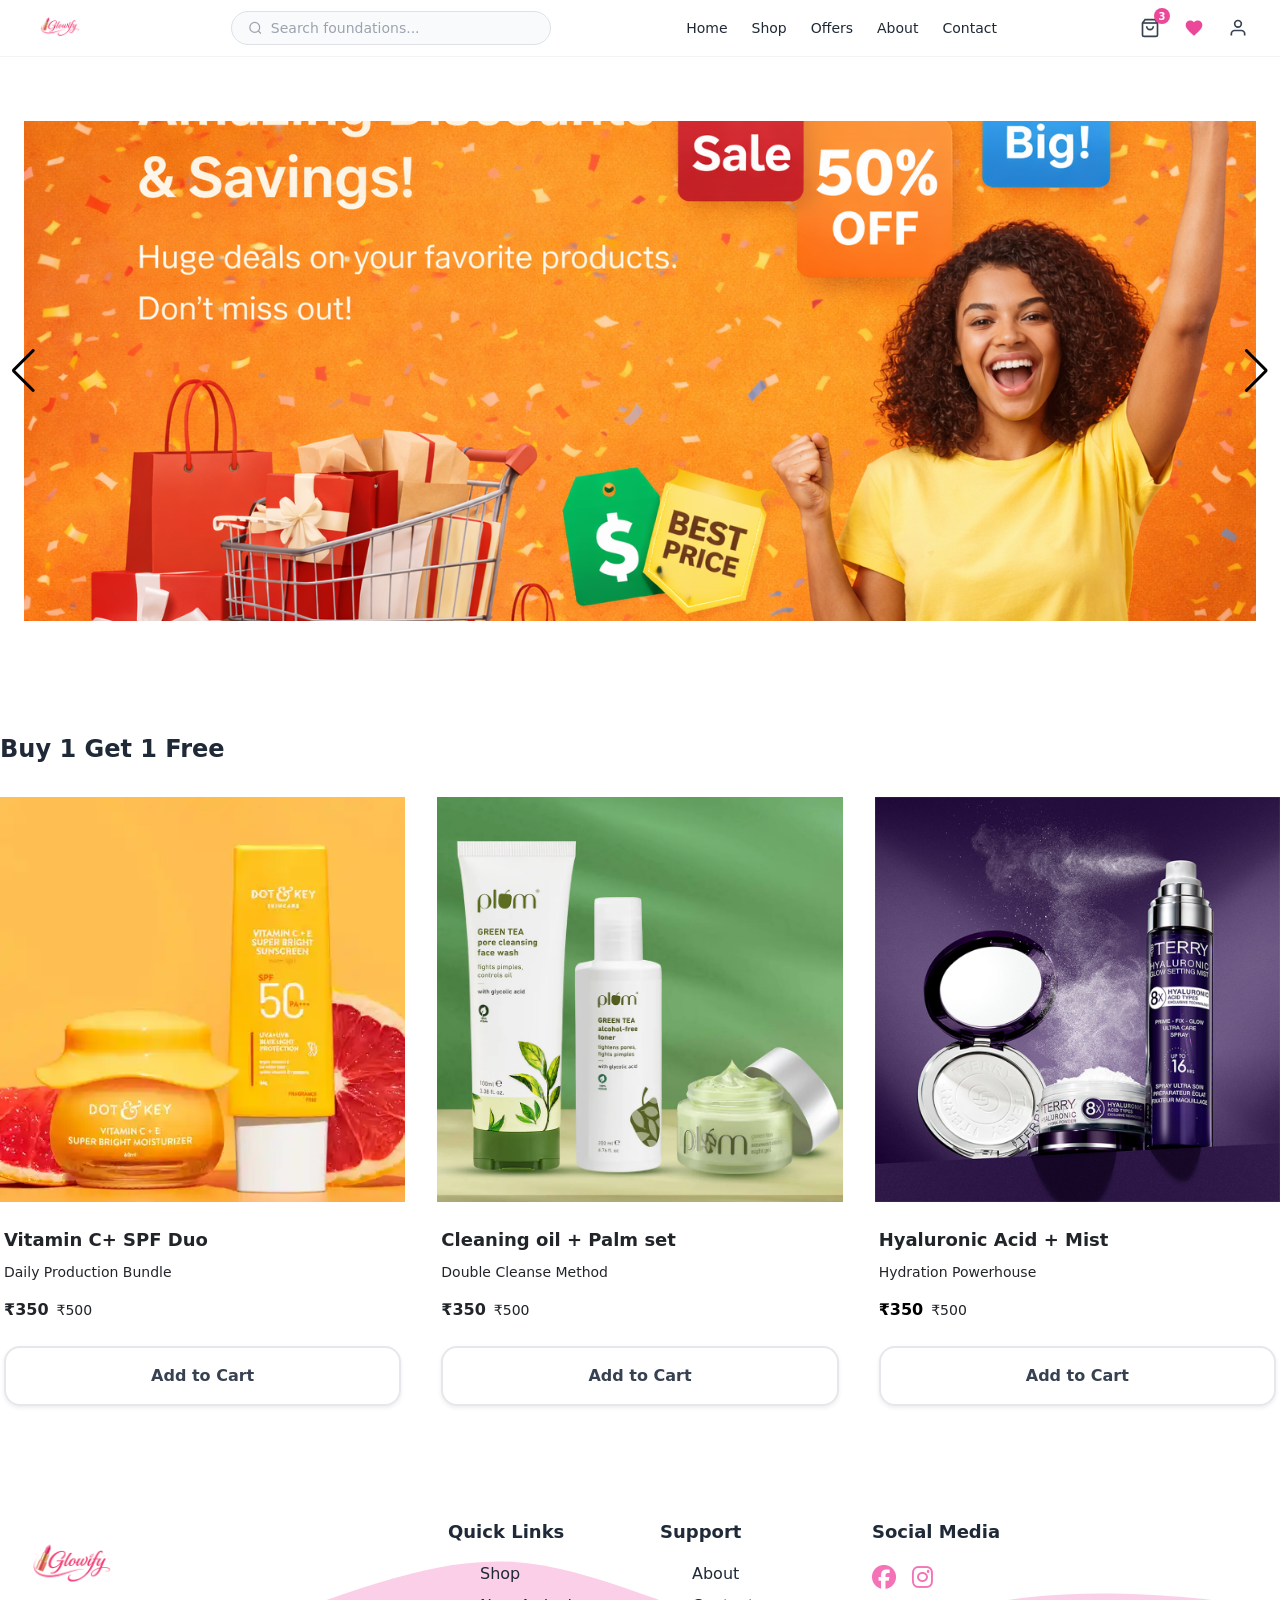
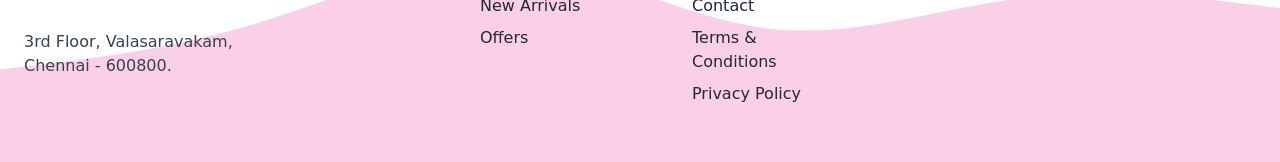
<file: offers.html>
<!DOCTYPE html>
<html lang="en">
<head>
    <meta charset="UTF-8">
    <meta name="viewport" content="width=device-width, initial-scale=1.0">
    <title>Offers</title>
    <!--Custom CSS-->
    <link rel="stylesheet" href="./Assets/css/style.css">
    <!--Tailwind CSS-->
    <link rel="stylesheet" href="./Assets/css/output.css">
    <!--Bootstrap CSS-->
    <link href="https://cdn.jsdelivr.net/npm/bootstrap@5.3.8/dist/css/bootstrap.min.css" rel="stylesheet" integrity="sha384-sRIl4kxILFvY47J16cr9ZwB07vP4J8+LH7qKQnuqkuIAvNWLzeN8tE5YBujZqJLB" crossorigin="anonymous">
     <!--Bootstrap Icons-->
    <link rel="stylesheet" href="https://cdn.jsdelivr.net/npm/bootstrap-icons@1.13.1/font/bootstrap-icons.min.css">
    <!-- Font Awesome -->
    <link rel="stylesheet" href="https://cdnjs.cloudflare.com/ajax/libs/font-awesome/6.5.0/css/all.min.css">
    <!-- Swiper CSS -->
    <link rel="stylesheet" href="https://cdn.jsdelivr.net/npm/swiper@11/swiper-bundle.min.css" />
</head>
<body>
    <header id="navbar" class="sticky top-0 z-50 bg-white border-b border-gray-100 transition-shadow duration-300">
        <div class="max-w-7xl mx-auto px-4 sm:px-6 h-14 flex items-center justify-between gap-4">

            <!-- Logo -->
            <a href="#" class="flex flex-col items-center">
                <img src="./Assets/images/Logo.png" alt="ST" class="h-12 w-auto">  </a>
            <!-- Search (hidden on mobile, visible md+) -->
            <div class="hidden md:flex items-center bg-gray-50 rounded-full border border-gray-200 px-3 py-1.5 gap-2 flex-1 max-w-xs">
                <svg class="w-4 h-4 text-gray-400" fill="none" stroke="currentColor" stroke-width="2" viewBox="0 0 24 24"><circle cx="11" cy="11" r="8"/><path d="M21 21l-4.35-4.35"/></svg>
                <input type="text" placeholder="Search foundations..." class="bg-transparent text-sm outline-none w-full text-gray-600 placeholder-gray-400" />
            </div>

            <!-- Desktop Nav -->
            <nav class="hidden md:flex items-center gap-6 text-sm font-medium text-gray-700 ">
                <a href="./index.html" class="hover:text-pink-500 transition-colors text-gray-800 text-decoration-none">Home</a>
                <a href="#" class="hover:text-pink-500 transition-colors text-gray-800 text-decoration-none">Shop</a>
                <a href="./offers.html" class="hover:text-pink-500 transition-colors text-gray-800 text-decoration-none">Offers</a>
                <a href="./about.html" class="hover:text-pink-500 transition-colors text-gray-800 text-decoration-none">About</a>
                <a href="./contact.html" class="hover:text-pink-500 transition-colors text-gray-800 text-decoration-none">Contact</a>
            </nav>

            <!-- Icons -->
            <div class="flex items-center gap-2 shrink-0">
                <!-- Cart -->
                <button class="relative p-2 rounded-full hover:bg-gray-100 transition-colors">
                <svg class="w-5 h-5 text-gray-700" fill="none" stroke="currentColor" stroke-width="2" viewBox="0 0 24 24"><path d="M6 2 3 6v14a2 2 0 002 2h14a2 2 0 002-2V6l-3-4z"/><line x1="3" y1="6" x2="21" y2="6"/><path d="M16 10a4 4 0 01-8 0"/></svg>
                <span class="absolute -top-0.5 -right-0.5 w-4 h-4 bg-pink-500 text-white text-[10px] font-bold rounded-full flex items-center justify-center badge-pulse">3</span>
                </button>
                <!-- Wishlist -->
                <button class="p-2 rounded-full hover:bg-pink-50 transition-colors">
                <svg class="w-5 h-5 text-pink-500" fill="currentColor" viewBox="0 0 24 24"><path d="M12 21.35l-1.45-1.32C5.4 15.36 2 12.28 2 8.5 2 5.42 4.42 3 7.5 3c1.74 0 3.41.81 4.5 2.09C13.09 3.81 14.76 3 16.5 3 19.58 3 22 5.42 22 8.5c0 3.78-3.4 6.86-8.55 11.54L12 21.35z"/></svg>
                </button>
                <!-- Account -->
                <button class="p-2 rounded-full hover:bg-gray-100 transition-colors">
                <svg class="w-5 h-5 text-gray-700" fill="none" stroke="currentColor" stroke-width="2" viewBox="0 0 24 24"><path d="M20 21v-2a4 4 0 00-4-4H8a4 4 0 00-4 4v2"/><circle cx="12" cy="7" r="4"/></svg>
                </button>
                <!-- Mobile menu toggle -->
                <button id="mobileMenuBtn" class="md:hidden p-2 rounded-full hover:bg-gray-100 transition-colors">
                <svg class="w-5 h-5 text-gray-700" fill="none" stroke="currentColor" stroke-width="2" viewBox="0 0 24 24"><path d="M4 6h16M4 12h16M4 18h16"/></svg>
                </button>
            </div>
            </div>

            <!-- Mobile menu dropdown -->
            <div id="mobileMenu" class="hidden md:hidden bg-white border-t border-gray-100 px-4 pb-4">
            <div class="flex items-center bg-gray-50 rounded-full border border-gray-200 px-3 py-2 gap-2 mt-3">
                <svg class="w-4 h-4 text-gray-400" fill="none" stroke="currentColor" stroke-width="2" viewBox="0 0 24 24"><circle cx="11" cy="11" r="8"/><path d="M21 21l-4.35-4.35"/></svg>
                <input type="text" placeholder="Search products..." class="bg-transparent text-sm outline-none w-full text-gray-600 placeholder-gray-400" />
            </div>
            <nav class="flex flex-col gap-3 mt-3 text-sm font-medium text-gray-700">
                <a href="./index.html" class="hover:text-pink-500 py-1 border-b border-gray-50">Home</a>
                <a href="#" class="hover:text-pink-500 py-1 border-b border-gray-50">Shop</a>
                <a href="./offers.html" class="hover:text-pink-500 py-1 border-b border-gray-50">Offers</a>
                <a href="./about.html" class="hover:text-pink-500 py-1 border-b border-gray-50">About</a>
                <a href="./contact.html" class="hover:text-pink-500 py-1">Contact</a>
            </nav>
        </div>
    </header>

    <!--Hero Section Swiper-->
    <div class="w-full py-10 bg-white">
        <!-- Swiper Container -->
        <div class="swiper skincareBanner">
            <div class="swiper-wrapper">
                <!-- SLIDE 1 -->
                <div class="swiper-slide relative rounded-xl overflow-hidden p-4">
                    <img src="./Assets/images/offersbanner1.png" class="w-full h-[470px] md:h-[500px] object-cover" />
                </div>

                <!-- SLIDE 2 -->tea
                <div class="swiper-slide relative rounded-xl overflow-hidden p-4">
                    <img src="./Assets/images/offersbanner2.png" class="w-full h-[470px] md:h-[600] object-cover" />
                </div>
            </div>

            <!-- NEXT / PREV BUTTONS -->
            <div class="swiper-button-next text-black"></div>
            <div class="swiper-button-prev text-black"></div>

        </div>
    </div>

    <!--Buy 1 and Get 1 free Section-->
    <div class="max-w-7xl mx-auto py-12 font-sans">
        <!-- Section Heading -->
        <h2 class="text-2xl font-bold text-gray-800 mb-8">Buy 1 Get 1 Free</h2>
        <!-- Product Grid -->
        <div class="grid grid-cols-1 md:grid-cols-3 gap-8">            
            <!-- Card 1 -->
            <div class="group flex flex-col gap-4">
                <div class="relative rounded-[2rem] overflow-hidden">
                    <img src="./Assets/images/offers1.webp" alt="Vitamin C" 
                        class="w-full h-full object-cover transition-transform duration-500 group-hover:scale-110">
                </div>
                <div class="px-1">
                    <h3 class="text-lg font-bold text-gray-900">Vitamin C+ SPF Duo</h3>
                    <p class="text-sm text-gray-500">Daily Production Bundle</p>
                    <div class="flex items-center gap-2 mt-1">
                    <span class="text-[#e91e63] font-bold">₹350</span>
                    <span class="text-gray-300 line-through text-sm">₹500</span>
                    </div>
                    <button class="mt-4 w-full border-2 border-pink-100 py-3 rounded-2xl font-bold text-gray-700 hover:bg-[#e91e63] hover:text-white transition-all duration-300 shadow-sm">
                    Add to Cart
                    </button>
                </div>
            </div>

            <!-- Card 2 -->
            <div class="group flex flex-col gap-4">
            <div class="relative rounded-[2rem] overflow-hidden">
                <img src="./Assets/images/offers2.webp" alt="Cleaning Oil" 
                    class="w-full h-full object-cover transition-transform duration-500 group-hover:scale-110">
            </div>
            <div class="px-1">
                <h3 class="text-lg font-bold text-gray-900">Cleaning oil + Palm set</h3>
                <p class="text-sm text-gray-500">Double Cleanse Method</p>
                <div class="flex items-center gap-2 mt-1">
                <span class="text-[#e91e63] font-bold">₹350</span>
                <span class="text-gray-300 line-through text-sm">₹500</span>
                </div>
                <button class="mt-4 w-full border-2 border-pink-100 py-3 rounded-2xl font-bold text-gray-700 hover:bg-[#e91e63] hover:text-white transition-all duration-300 shadow-sm">
                Add to Cart
                </button>
            </div>
            </div>

            <!-- Card 3 -->
            <div class="group flex flex-col gap-4">
            <div class="relative rounded-[2rem] overflow-hidden">
                <img src="./Assets/images/offers3.avif" alt="Hyaluronic Acid" 
                    class="w-full h-full object-cover transition-transform duration-500 group-hover:scale-110">
            </div>
            <div class="px-1">
                <h3 class="text-lg font-bold text-gray-900">Hyaluronic Acid + Mist</h3>
                <p class="text-sm text-gray-500">Hydration Powerhouse</p>
                <div class="flex items-center gap-2 mt-1">
                <span class="text-black font-bold">₹350</span>
                <span class="text-gray-300 line-through text-sm">₹500</span>
                </div>
                <button class="mt-4 w-full border-2 border-pink-100 py-3 rounded-2xl font-bold text-gray-700 hover:bg-[#e91e63] hover:text-white transition-all duration-300 shadow-sm">
                Add to Cart
                </button>
            </div>
            </div>

        </div>
        </div>



    <!--Footer-->
    <footer class="relative bg-pink-200 pt-16 pb-10">
        <!-- Wavy Background -->
        <div class="absolute inset-0">
            <svg class="w-full h-full" viewBox="0 0 1440 320" preserveAspectRatio="none">
            <path fill="#ffffff" fill-opacity="1"
                d="M0,224L48,218.7C96,213,192,203,288,176C384,149,480,107,576,112C672,117,768,171,864,181.3C960,192,1056,160,1152,149.3C1248,139,1344,149,1392,154.7L1440,160L1440,0L1392,0C1344,0,1248,0,1152,0C1056,0,960,0,864,0C768,0,672,0,576,0C480,0,384,0,288,0C192,0,96,0,48,0L0,0Z">
            </path>
            </svg>
        </div>

        <div class="relative max-w-7xl mx-auto px-6 grid grid-cols-1 md:grid-cols-3 gap-10">

            <!-- LEFT: Logo + Address -->
            <div class="flex flex-col items-start space-y-4">
                <img src="./Assets/images/Logo.png" alt="Glowify Logo" class="w-24 h-24 rounded-full object-cover">
                <p class="text-gray-700 leading-6">
                3rd Floor, Valasaravakam,<br>
                Chennai - 600800.
                </p>
            </div>

            <!-- CENTER: Quick Links + Support -->
            <div class="grid grid-cols-2 gap-10">
                <div>
                    <h3 class="text-lg font-semibold text-gray-800 mb-3">Quick Links</h3>
                    <ul class="space-y-2 text-gray-700">
                    <li><a href="#" class="hover:text-pink-600 text-gray-800 text-decoration-none">Shop</a></li>
                    <li><a href="#" class="hover:text-pink-600 text-gray-800 text-decoration-none">New Arrivals</a></li>
                    <li><a href="#" class="hover:text-pink-600 text-gray-800 text-decoration-none">Offers</a></li>
                    </ul>
                </div>

                <div>
                    <h3 class="text-lg font-semibold text-gray-800 mb-3">Support</h3>
                    <ul class="space-y-2 text-gray-700">
                    <li><a href="#" class="hover:text-pink-600 text-gray-800 text-decoration-none">About</a></li>
                    <li><a href="#" class="hover:text-pink-600 text-gray-800 text-decoration-none">Contact</a></li>
                    <li><a href="#" class="hover:text-pink-600 text-gray-800 text-decoration-none">Terms & Conditions</a></li>
                    <li><a href="#" class="hover:text-pink-600 text-gray-800 text-decoration-none">Privacy Policy</a></li>
                    </ul>
                </div>
            </div>

            <!-- RIGHT: Social Media -->
            <div>
                <h3 class="text-lg font-semibold text-gray-800 mb-3">Social Media</h3>
                <div class="flex space-x-4 text-2xl text-gray-700">
                    <a href="#" class="hover:text-pink-600 text-pink-400"><i class="fa-brands fa-facebook"></i></a>
                    <a href="#" class="hover:text-pink-600 text-pink-400"><i class="fa-brands fa-instagram"></i></a>
                </div>
            </div>
        </div>
    </footer>

    <script src="Assets/js/script.js"></script>
    <!-- Swiper JS -->
    <script src="https://cdn.jsdelivr.net/npm/swiper@11/swiper-bundle.min.js"></script>

    <script>
    var swiper = new Swiper(".skincareBanner", {
        slidesPerView: 1,
        loop: true,
        autoplay: {
        delay: 2800,
        disableOnInteraction: false,
        },
        navigation: {
        nextEl: ".swiper-button-next",
        prevEl: ".swiper-button-prev",
        }
    });
    </script>
    
</body>
</html>
</file>
<file: Assets/css/style.css>
*{
    margin: 0;
    padding: 0;
    box-sizing: border-box;
}

@keyframes scroll {
  0% { transform: translateX(0); }
  100% { transform: translateX(-50%); }
}

.animate-scroll {
  animation: scroll 20s linear infinite;
}

/* Fade animation for text */
@keyframes fadeIn {
  0% { opacity: 0; transform: translateY(10px); }
  100% { opacity: 1; transform: translateY(0); }
}

.animate-fade {
  animation: fadeIn 1s ease-in-out;
}

/* Image 1 fades out, Image 2 fades in */
@keyframes swapFade1 {
  0%, 45% { opacity: 1; }
  50%, 100% { opacity: 0; }
}

@keyframes swapFade2 {
  0%, 45% { opacity: 0; }
  50%, 100% { opacity: 1; }
}

.swap-img-1 {
  animation: swapFade1 6s infinite ease-in-out;
}

.swap-img-2 {
  animation: swapFade2 6s infinite ease-in-out;
}

.flip-container {
  perspective: 1000px;
}

.flip-image {
  transition: transform 0.6s;
  transform-style: preserve-3d;
}

.flip-container:hover .flip-image {
  transform: rotateY(180deg);
}

/* Rotating Flower */
.flower-bg {
  position: absolute;
  width: 100%;
  height: 100%;
  animation: spinFlower 12s linear infinite;
}

.flower-bg::before,
.flower-bg::after {
  content: "";
  position: absolute;
  width: 80%;
  height: 80%;
  border: 6px solid #ff8ab8;
  border-radius: 50%;
  top: 10%;
  left: 10%;
}

.flower-bg::after {
  transform: rotate(45deg);
}

@keyframes spinFlower {
  from { transform: rotate(0deg); }
  to { transform: rotate(360deg); }
}

.rotate-flower {
  animation: spinFlower 12s linear infinite;
}


/* Label Animation */
.label-box {
  opacity: 0;
  transform: translateX(20px);
  transition: all 0.7s ease;
}

.label-box.show {
  opacity: 1;
  transform: translateX(0);
}

/* Join inner circle animation */
.glitter-bg {
  background: linear-gradient(135deg, #ff7eb8, #ff4fa3, #ff7eb8);
  background-size: 300% 300%;
  animation: shimmer 6s ease infinite;
  position: relative;
  overflow: hidden;
}

/* Shimmer movement */
@keyframes shimmer {
  0% { background-position: 0% 50%; }
  50% { background-position: 100% 50%; }
  100% { background-position: 0% 50%; }
}

/* Glitter overlay */
.glitter-bg::after {
  content: "";
  position: absolute;
  inset: 0;
  background-image: 
    radial-gradient(circle, rgba(255,255,255,0.6) 2px, transparent 2px),
    radial-gradient(circle, rgba(255,255,255,0.4) 1px, transparent 1px);
  background-size: 80px 80px, 50px 50px;
  animation: sparkle 4s linear infinite;
  pointer-events: none;
}

/* Sparkle movement */
@keyframes sparkle {
  0% { transform: translate(0,0); opacity: 0.8; }
  50% { transform: translate(20px, -20px); opacity: 1; }
  100% { transform: translate(0,0); opacity: 0.8; }
}

/* flash sale */
/* Wrapper positions everything */
.semi-circle-banner {
  position: absolute;
  width: 620px;
  height: 310px;
  background: radial-gradient(circle at top, #ffd0e6 0, #ff7eb8 40%, #ff4fa3 100%);
  border-radius: 620px 620px 0 0;
  bottom: 0;
  left: 50%;
  transform: translateX(-50%);
  overflow: hidden;
}

/* Sparkles on semi-circle */
.semi-circle-banner::after {
  content: "";
  position: absolute;
  inset: 0;
  background-image:
    radial-gradient(circle, rgba(255,255,255,0.7) 2px, transparent 2px),
    radial-gradient(circle, rgba(255,255,255,0.4) 1px, transparent 1px);
  background-size: 100px 100px, 100px 100px;
  animation: sparkle 4s linear infinite;
  pointer-events: none;
}

/* Girl on left */
.banner-girl {
  position: absolute;
  bottom: 0;
  left: 15%;
  width: 210px;
  height: 250px;
  object-fit: contain;
  z-index: 2;
}

/* Products on right */
.banner-products {
  position: absolute;
  bottom: 2;
  right: 15%;
  width: 200px;
  height: auto;
  object-fit: contain;
  z-index: 2;
}

/* Center content on top of semi-circle */
.banner-center {
  position: relative;
  z-index: 3;
  text-align: center;
  margin-top: 40px;
}

/* Flash sale pill sliding */
.flash-sale-pill {
  display: inline-block;
  background: #ff4fa3;
  color: #fff;
  padding: 8px 26px;
  border-radius: 999px;
  font-weight: 700;
  font-size: 0.95rem;
  animation: slideLR 3s ease-in-out infinite;
}

/* Title */
.banner-title {
  margin-top: 18px;
  font-size: 2.1rem;
  font-weight: 700;
  color: #5b1230;
}

/* Button */
.banner-btn {
  margin-top: 18px;
  background: #ff4fa3;
  color: #fff;
  border: none;
  padding: 10px 32px;
  border-radius: 999px;
  font-weight: 600;
  cursor: pointer;
}

/* Animations */
@keyframes sparkle {
  0% { transform: translate(0,0); opacity: 0.8; }
  50% { transform: translate(20px,-20px); opacity: 1; }
  100% { transform: translate(0,0); opacity: 0.8; }
}

@keyframes slideLR {
  0% { transform: translateX(-18px); }
  50% { transform: translateX(18px); }
  100% { transform: translateX(-18px); }
}

/* Smooth floating animation */
@keyframes float {
  0%, 100% { transform: translateY(0); }
  50% { transform: translateY(-6px); }
}
</file>
<file: Assets/css/output.css>
*, ::before, ::after {
  --tw-border-spacing-x: 0;
  --tw-border-spacing-y: 0;
  --tw-translate-x: 0;
  --tw-translate-y: 0;
  --tw-rotate: 0;
  --tw-skew-x: 0;
  --tw-skew-y: 0;
  --tw-scale-x: 1;
  --tw-scale-y: 1;
  --tw-pan-x:  ;
  --tw-pan-y:  ;
  --tw-pinch-zoom:  ;
  --tw-scroll-snap-strictness: proximity;
  --tw-gradient-from-position:  ;
  --tw-gradient-via-position:  ;
  --tw-gradient-to-position:  ;
  --tw-ordinal:  ;
  --tw-slashed-zero:  ;
  --tw-numeric-figure:  ;
  --tw-numeric-spacing:  ;
  --tw-numeric-fraction:  ;
  --tw-ring-inset:  ;
  --tw-ring-offset-width: 0px;
  --tw-ring-offset-color: #fff;
  --tw-ring-color: rgb(59 130 246 / 0.5);
  --tw-ring-offset-shadow: 0 0 #0000;
  --tw-ring-shadow: 0 0 #0000;
  --tw-shadow: 0 0 #0000;
  --tw-shadow-colored: 0 0 #0000;
  --tw-blur:  ;
  --tw-brightness:  ;
  --tw-contrast:  ;
  --tw-grayscale:  ;
  --tw-hue-rotate:  ;
  --tw-invert:  ;
  --tw-saturate:  ;
  --tw-sepia:  ;
  --tw-drop-shadow:  ;
  --tw-backdrop-blur:  ;
  --tw-backdrop-brightness:  ;
  --tw-backdrop-contrast:  ;
  --tw-backdrop-grayscale:  ;
  --tw-backdrop-hue-rotate:  ;
  --tw-backdrop-invert:  ;
  --tw-backdrop-opacity:  ;
  --tw-backdrop-saturate:  ;
  --tw-backdrop-sepia:  ;
  --tw-contain-size:  ;
  --tw-contain-layout:  ;
  --tw-contain-paint:  ;
  --tw-contain-style:  ;
}

::backdrop {
  --tw-border-spacing-x: 0;
  --tw-border-spacing-y: 0;
  --tw-translate-x: 0;
  --tw-translate-y: 0;
  --tw-rotate: 0;
  --tw-skew-x: 0;
  --tw-skew-y: 0;
  --tw-scale-x: 1;
  --tw-scale-y: 1;
  --tw-pan-x:  ;
  --tw-pan-y:  ;
  --tw-pinch-zoom:  ;
  --tw-scroll-snap-strictness: proximity;
  --tw-gradient-from-position:  ;
  --tw-gradient-via-position:  ;
  --tw-gradient-to-position:  ;
  --tw-ordinal:  ;
  --tw-slashed-zero:  ;
  --tw-numeric-figure:  ;
  --tw-numeric-spacing:  ;
  --tw-numeric-fraction:  ;
  --tw-ring-inset:  ;
  --tw-ring-offset-width: 0px;
  --tw-ring-offset-color: #fff;
  --tw-ring-color: rgb(59 130 246 / 0.5);
  --tw-ring-offset-shadow: 0 0 #0000;
  --tw-ring-shadow: 0 0 #0000;
  --tw-shadow: 0 0 #0000;
  --tw-shadow-colored: 0 0 #0000;
  --tw-blur:  ;
  --tw-brightness:  ;
  --tw-contrast:  ;
  --tw-grayscale:  ;
  --tw-hue-rotate:  ;
  --tw-invert:  ;
  --tw-saturate:  ;
  --tw-sepia:  ;
  --tw-drop-shadow:  ;
  --tw-backdrop-blur:  ;
  --tw-backdrop-brightness:  ;
  --tw-backdrop-contrast:  ;
  --tw-backdrop-grayscale:  ;
  --tw-backdrop-hue-rotate:  ;
  --tw-backdrop-invert:  ;
  --tw-backdrop-opacity:  ;
  --tw-backdrop-saturate:  ;
  --tw-backdrop-sepia:  ;
  --tw-contain-size:  ;
  --tw-contain-layout:  ;
  --tw-contain-paint:  ;
  --tw-contain-style:  ;
}

/*
! tailwindcss v3.4.19 | MIT License | https://tailwindcss.com
*/

/*
1. Prevent padding and border from affecting element width. (https://github.com/mozdevs/cssremedy/issues/4)
2. Allow adding a border to an element by just adding a border-width. (https://github.com/tailwindcss/tailwindcss/pull/116)
*/

*,
::before,
::after {
  box-sizing: border-box;
  /* 1 */
  border-width: 0;
  /* 2 */
  border-style: solid;
  /* 2 */
  border-color: #e5e7eb;
  /* 2 */
}

::before,
::after {
  --tw-content: '';
}

/*
1. Use a consistent sensible line-height in all browsers.
2. Prevent adjustments of font size after orientation changes in iOS.
3. Use a more readable tab size.
4. Use the user's configured `sans` font-family by default.
5. Use the user's configured `sans` font-feature-settings by default.
6. Use the user's configured `sans` font-variation-settings by default.
7. Disable tap highlights on iOS
*/

html,
:host {
  line-height: 1.5;
  /* 1 */
  -webkit-text-size-adjust: 100%;
  /* 2 */
  -moz-tab-size: 4;
  /* 3 */
  -o-tab-size: 4;
     tab-size: 4;
  /* 3 */
  font-family: ui-sans-serif, system-ui, sans-serif, "Apple Color Emoji", "Segoe UI Emoji", "Segoe UI Symbol", "Noto Color Emoji";
  /* 4 */
  font-feature-settings: normal;
  /* 5 */
  font-variation-settings: normal;
  /* 6 */
  -webkit-tap-highlight-color: transparent;
  /* 7 */
}

/*
1. Remove the margin in all browsers.
2. Inherit line-height from `html` so users can set them as a class directly on the `html` element.
*/

body {
  margin: 0;
  /* 1 */
  line-height: inherit;
  /* 2 */
}

/*
1. Add the correct height in Firefox.
2. Correct the inheritance of border color in Firefox. (https://bugzilla.mozilla.org/show_bug.cgi?id=190655)
3. Ensure horizontal rules are visible by default.
*/

hr {
  height: 0;
  /* 1 */
  color: inherit;
  /* 2 */
  border-top-width: 1px;
  /* 3 */
}

/*
Add the correct text decoration in Chrome, Edge, and Safari.
*/

abbr:where([title]) {
  -webkit-text-decoration: underline dotted;
          text-decoration: underline dotted;
}

/*
Remove the default font size and weight for headings.
*/

h1,
h2,
h3,
h4,
h5,
h6 {
  font-size: inherit;
  font-weight: inherit;
}

/*
Reset links to optimize for opt-in styling instead of opt-out.
*/

a {
  color: inherit;
  text-decoration: inherit;
}

/*
Add the correct font weight in Edge and Safari.
*/

b,
strong {
  font-weight: bolder;
}

/*
1. Use the user's configured `mono` font-family by default.
2. Use the user's configured `mono` font-feature-settings by default.
3. Use the user's configured `mono` font-variation-settings by default.
4. Correct the odd `em` font sizing in all browsers.
*/

code,
kbd,
samp,
pre {
  font-family: ui-monospace, SFMono-Regular, Menlo, Monaco, Consolas, "Liberation Mono", "Courier New", monospace;
  /* 1 */
  font-feature-settings: normal;
  /* 2 */
  font-variation-settings: normal;
  /* 3 */
  font-size: 1em;
  /* 4 */
}

/*
Add the correct font size in all browsers.
*/

small {
  font-size: 80%;
}

/*
Prevent `sub` and `sup` elements from affecting the line height in all browsers.
*/

sub,
sup {
  font-size: 75%;
  line-height: 0;
  position: relative;
  vertical-align: baseline;
}

sub {
  bottom: -0.25em;
}

sup {
  top: -0.5em;
}

/*
1. Remove text indentation from table contents in Chrome and Safari. (https://bugs.chromium.org/p/chromium/issues/detail?id=999088, https://bugs.webkit.org/show_bug.cgi?id=201297)
2. Correct table border color inheritance in all Chrome and Safari. (https://bugs.chromium.org/p/chromium/issues/detail?id=935729, https://bugs.webkit.org/show_bug.cgi?id=195016)
3. Remove gaps between table borders by default.
*/

table {
  text-indent: 0;
  /* 1 */
  border-color: inherit;
  /* 2 */
  border-collapse: collapse;
  /* 3 */
}

/*
1. Change the font styles in all browsers.
2. Remove the margin in Firefox and Safari.
3. Remove default padding in all browsers.
*/

button,
input,
optgroup,
select,
textarea {
  font-family: inherit;
  /* 1 */
  font-feature-settings: inherit;
  /* 1 */
  font-variation-settings: inherit;
  /* 1 */
  font-size: 100%;
  /* 1 */
  font-weight: inherit;
  /* 1 */
  line-height: inherit;
  /* 1 */
  letter-spacing: inherit;
  /* 1 */
  color: inherit;
  /* 1 */
  margin: 0;
  /* 2 */
  padding: 0;
  /* 3 */
}

/*
Remove the inheritance of text transform in Edge and Firefox.
*/

button,
select {
  text-transform: none;
}

/*
1. Correct the inability to style clickable types in iOS and Safari.
2. Remove default button styles.
*/

button,
input:where([type='button']),
input:where([type='reset']),
input:where([type='submit']) {
  -webkit-appearance: button;
  /* 1 */
  background-color: transparent;
  /* 2 */
  background-image: none;
  /* 2 */
}

/*
Use the modern Firefox focus style for all focusable elements.
*/

:-moz-focusring {
  outline: auto;
}

/*
Remove the additional `:invalid` styles in Firefox. (https://github.com/mozilla/gecko-dev/blob/2f9eacd9d3d995c937b4251a5557d95d494c9be1/layout/style/res/forms.css#L728-L737)
*/

:-moz-ui-invalid {
  box-shadow: none;
}

/*
Add the correct vertical alignment in Chrome and Firefox.
*/

progress {
  vertical-align: baseline;
}

/*
Correct the cursor style of increment and decrement buttons in Safari.
*/

::-webkit-inner-spin-button,
::-webkit-outer-spin-button {
  height: auto;
}

/*
1. Correct the odd appearance in Chrome and Safari.
2. Correct the outline style in Safari.
*/

[type='search'] {
  -webkit-appearance: textfield;
  /* 1 */
  outline-offset: -2px;
  /* 2 */
}

/*
Remove the inner padding in Chrome and Safari on macOS.
*/

::-webkit-search-decoration {
  -webkit-appearance: none;
}

/*
1. Correct the inability to style clickable types in iOS and Safari.
2. Change font properties to `inherit` in Safari.
*/

::-webkit-file-upload-button {
  -webkit-appearance: button;
  /* 1 */
  font: inherit;
  /* 2 */
}

/*
Add the correct display in Chrome and Safari.
*/

summary {
  display: list-item;
}

/*
Removes the default spacing and border for appropriate elements.
*/

blockquote,
dl,
dd,
h1,
h2,
h3,
h4,
h5,
h6,
hr,
figure,
p,
pre {
  margin: 0;
}

fieldset {
  margin: 0;
  padding: 0;
}

legend {
  padding: 0;
}

ol,
ul,
menu {
  list-style: none;
  margin: 0;
  padding: 0;
}

/*
Reset default styling for dialogs.
*/

dialog {
  padding: 0;
}

/*
Prevent resizing textareas horizontally by default.
*/

textarea {
  resize: vertical;
}

/*
1. Reset the default placeholder opacity in Firefox. (https://github.com/tailwindlabs/tailwindcss/issues/3300)
2. Set the default placeholder color to the user's configured gray 400 color.
*/

input::-moz-placeholder, textarea::-moz-placeholder {
  opacity: 1;
  /* 1 */
  color: #9ca3af;
  /* 2 */
}

input::placeholder,
textarea::placeholder {
  opacity: 1;
  /* 1 */
  color: #9ca3af;
  /* 2 */
}

/*
Set the default cursor for buttons.
*/

button,
[role="button"] {
  cursor: pointer;
}

/*
Make sure disabled buttons don't get the pointer cursor.
*/

:disabled {
  cursor: default;
}

/*
1. Make replaced elements `display: block` by default. (https://github.com/mozdevs/cssremedy/issues/14)
2. Add `vertical-align: middle` to align replaced elements more sensibly by default. (https://github.com/jensimmons/cssremedy/issues/14#issuecomment-634934210)
   This can trigger a poorly considered lint error in some tools but is included by design.
*/

img,
svg,
video,
canvas,
audio,
iframe,
embed,
object {
  display: block;
  /* 1 */
  vertical-align: middle;
  /* 2 */
}

/*
Constrain images and videos to the parent width and preserve their intrinsic aspect ratio. (https://github.com/mozdevs/cssremedy/issues/14)
*/

img,
video {
  max-width: 100%;
  height: auto;
}

/* Make elements with the HTML hidden attribute stay hidden by default */

[hidden]:where(:not([hidden="until-found"])) {
  display: none;
}

.visible {
  visibility: visible;
}

.absolute {
  position: absolute;
}

.relative {
  position: relative;
}

.sticky {
  position: sticky;
}

.inset-0 {
  inset: 0px;
}

.-right-0\.5 {
  right: -0.125rem;
}

.-top-0\.5 {
  top: -0.125rem;
}

.left-0 {
  left: 0px;
}

.left-80 {
  left: 20rem;
}

.right-0 {
  right: 0px;
}

.right-80 {
  right: 20rem;
}

.top-0 {
  top: 0px;
}

.top-1\/2 {
  top: 50%;
}

.z-10 {
  z-index: 10;
}

.z-50 {
  z-index: 50;
}

.col-span-2 {
  grid-column: span 2 / span 2;
}

.mx-4 {
  margin-left: 1rem;
  margin-right: 1rem;
}

.mx-auto {
  margin-left: auto;
  margin-right: auto;
}

.mb-10 {
  margin-bottom: 2.5rem;
}

.mb-12 {
  margin-bottom: 3rem;
}

.mb-2 {
  margin-bottom: 0.5rem;
}

.mb-3 {
  margin-bottom: 0.75rem;
}

.mb-4 {
  margin-bottom: 1rem;
}

.mb-6 {
  margin-bottom: 1.5rem;
}

.mb-8 {
  margin-bottom: 2rem;
}

.mt-2 {
  margin-top: 0.5rem;
}

.mt-3 {
  margin-top: 0.75rem;
}

.flex {
  display: flex;
}

.grid {
  display: grid;
}

.hidden {
  display: none;
}

.h-12 {
  height: 3rem;
}

.h-14 {
  height: 3.5rem;
}

.h-24 {
  height: 6rem;
}

.h-4 {
  height: 1rem;
}

.h-5 {
  height: 1.25rem;
}

.h-64 {
  height: 16rem;
}

.h-80 {
  height: 20rem;
}

.h-\[300px\] {
  height: 300px;
}

.h-\[470px\] {
  height: 470px;
}

.h-full {
  height: 100%;
}

.w-1\/2 {
  width: 50%;
}

.w-12 {
  width: 3rem;
}

.w-24 {
  width: 6rem;
}

.w-4 {
  width: 1rem;
}

.w-5 {
  width: 1.25rem;
}

.w-64 {
  width: 16rem;
}

.w-80 {
  width: 20rem;
}

.w-auto {
  width: auto;
}

.w-full {
  width: 100%;
}

.w-max {
  width: -moz-max-content;
  width: max-content;
}

.max-w-5xl {
  max-width: 64rem;
}

.max-w-6xl {
  max-width: 72rem;
}

.max-w-7xl {
  max-width: 80rem;
}

.max-w-xl {
  max-width: 36rem;
}

.max-w-xs {
  max-width: 20rem;
}

.flex-1 {
  flex: 1 1 0%;
}

.flex-shrink-0 {
  flex-shrink: 0;
}

.shrink-0 {
  flex-shrink: 0;
}

.-translate-y-1\/2 {
  --tw-translate-y: -50%;
  transform: translate(var(--tw-translate-x), var(--tw-translate-y)) rotate(var(--tw-rotate)) skewX(var(--tw-skew-x)) skewY(var(--tw-skew-y)) scaleX(var(--tw-scale-x)) scaleY(var(--tw-scale-y));
}

@keyframes bounce {
  0%, 100% {
    transform: translateY(-25%);
    animation-timing-function: cubic-bezier(0.8,0,1,1);
  }

  50% {
    transform: none;
    animation-timing-function: cubic-bezier(0,0,0.2,1);
  }
}

.animate-bounce {
  animation: bounce 1s infinite;
}

.grid-cols-1 {
  grid-template-columns: repeat(1, minmax(0, 1fr));
}

.grid-cols-2 {
  grid-template-columns: repeat(2, minmax(0, 1fr));
}

.flex-col {
  flex-direction: column;
}

.items-start {
  align-items: flex-start;
}

.items-center {
  align-items: center;
}

.justify-end {
  justify-content: flex-end;
}

.justify-center {
  justify-content: center;
}

.justify-between {
  justify-content: space-between;
}

.gap-10 {
  gap: 2.5rem;
}

.gap-2 {
  gap: 0.5rem;
}

.gap-3 {
  gap: 0.75rem;
}

.gap-4 {
  gap: 1rem;
}

.gap-6 {
  gap: 1.5rem;
}

.gap-8 {
  gap: 2rem;
}

.space-x-4 > :not([hidden]) ~ :not([hidden]) {
  --tw-space-x-reverse: 0;
  margin-right: calc(1rem * var(--tw-space-x-reverse));
  margin-left: calc(1rem * calc(1 - var(--tw-space-x-reverse)));
}

.space-y-2 > :not([hidden]) ~ :not([hidden]) {
  --tw-space-y-reverse: 0;
  margin-top: calc(0.5rem * calc(1 - var(--tw-space-y-reverse)));
  margin-bottom: calc(0.5rem * var(--tw-space-y-reverse));
}

.space-y-4 > :not([hidden]) ~ :not([hidden]) {
  --tw-space-y-reverse: 0;
  margin-top: calc(1rem * calc(1 - var(--tw-space-y-reverse)));
  margin-bottom: calc(1rem * var(--tw-space-y-reverse));
}

.space-y-6 > :not([hidden]) ~ :not([hidden]) {
  --tw-space-y-reverse: 0;
  margin-top: calc(1.5rem * calc(1 - var(--tw-space-y-reverse)));
  margin-bottom: calc(1.5rem * var(--tw-space-y-reverse));
}

.overflow-hidden {
  overflow: hidden;
}

.rounded-2xl {
  border-radius: 1rem;
}

.rounded-full {
  border-radius: 9999px;
}

.rounded-lg {
  border-radius: 0.5rem;
}

.rounded-xl {
  border-radius: 0.75rem;
}

.border {
  border-width: 1px;
}

.border-2 {
  border-width: 2px;
}

.border-b {
  border-bottom-width: 1px;
}

.border-t {
  border-top-width: 1px;
}

.border-gray-100 {
  --tw-border-opacity: 1;
  border-color: rgb(243 244 246 / var(--tw-border-opacity, 1));
}

.border-gray-200 {
  --tw-border-opacity: 1;
  border-color: rgb(229 231 235 / var(--tw-border-opacity, 1));
}

.border-gray-50 {
  --tw-border-opacity: 1;
  border-color: rgb(249 250 251 / var(--tw-border-opacity, 1));
}

.border-pink-400 {
  --tw-border-opacity: 1;
  border-color: rgb(244 114 182 / var(--tw-border-opacity, 1));
}

.bg-gray-100 {
  --tw-bg-opacity: 1;
  background-color: rgb(243 244 246 / var(--tw-bg-opacity, 1));
}

.bg-gray-200 {
  --tw-bg-opacity: 1;
  background-color: rgb(229 231 235 / var(--tw-bg-opacity, 1));
}

.bg-gray-50 {
  --tw-bg-opacity: 1;
  background-color: rgb(249 250 251 / var(--tw-bg-opacity, 1));
}

.bg-pink-100 {
  --tw-bg-opacity: 1;
  background-color: rgb(252 231 243 / var(--tw-bg-opacity, 1));
}

.bg-pink-200 {
  --tw-bg-opacity: 1;
  background-color: rgb(251 207 232 / var(--tw-bg-opacity, 1));
}

.bg-pink-500 {
  --tw-bg-opacity: 1;
  background-color: rgb(236 72 153 / var(--tw-bg-opacity, 1));
}

.bg-transparent {
  background-color: transparent;
}

.bg-white {
  --tw-bg-opacity: 1;
  background-color: rgb(255 255 255 / var(--tw-bg-opacity, 1));
}

.bg-gradient-to-t {
  background-image: linear-gradient(to top, var(--tw-gradient-stops));
}

.from-black\/60 {
  --tw-gradient-from: rgb(0 0 0 / 0.6) var(--tw-gradient-from-position);
  --tw-gradient-to: rgb(0 0 0 / 0) var(--tw-gradient-to-position);
  --tw-gradient-stops: var(--tw-gradient-from), var(--tw-gradient-to);
}

.to-transparent {
  --tw-gradient-to: transparent var(--tw-gradient-to-position);
}

.object-contain {
  -o-object-fit: contain;
     object-fit: contain;
}

.object-cover {
  -o-object-fit: cover;
     object-fit: cover;
}

.p-10 {
  padding: 2.5rem;
}

.p-2 {
  padding: 0.5rem;
}

.p-4 {
  padding: 1rem;
}

.p-6 {
  padding: 1.5rem;
}

.px-3 {
  padding-left: 0.75rem;
  padding-right: 0.75rem;
}

.px-4 {
  padding-left: 1rem;
  padding-right: 1rem;
}

.px-6 {
  padding-left: 1.5rem;
  padding-right: 1.5rem;
}

.py-1 {
  padding-top: 0.25rem;
  padding-bottom: 0.25rem;
}

.py-1\.5 {
  padding-top: 0.375rem;
  padding-bottom: 0.375rem;
}

.py-10 {
  padding-top: 2.5rem;
  padding-bottom: 2.5rem;
}

.py-12 {
  padding-top: 3rem;
  padding-bottom: 3rem;
}

.py-16 {
  padding-top: 4rem;
  padding-bottom: 4rem;
}

.py-2 {
  padding-top: 0.5rem;
  padding-bottom: 0.5rem;
}

.py-3 {
  padding-top: 0.75rem;
  padding-bottom: 0.75rem;
}

.py-6 {
  padding-top: 1.5rem;
  padding-bottom: 1.5rem;
}

.pb-10 {
  padding-bottom: 2.5rem;
}

.pb-4 {
  padding-bottom: 1rem;
}

.pt-16 {
  padding-top: 4rem;
}

.text-center {
  text-align: center;
}

.text-2xl {
  font-size: 1.5rem;
  line-height: 2rem;
}

.text-3xl {
  font-size: 1.875rem;
  line-height: 2.25rem;
}

.text-\[10px\] {
  font-size: 10px;
}

.text-lg {
  font-size: 1.125rem;
  line-height: 1.75rem;
}

.text-sm {
  font-size: 0.875rem;
  line-height: 1.25rem;
}

.text-xl {
  font-size: 1.25rem;
  line-height: 1.75rem;
}

.font-bold {
  font-weight: 700;
}

.font-medium {
  font-weight: 500;
}

.font-semibold {
  font-weight: 600;
}

.leading-6 {
  line-height: 1.5rem;
}

.leading-relaxed {
  line-height: 1.625;
}

.text-black {
  --tw-text-opacity: 1;
  color: rgb(0 0 0 / var(--tw-text-opacity, 1));
}

.text-gray-400 {
  --tw-text-opacity: 1;
  color: rgb(156 163 175 / var(--tw-text-opacity, 1));
}

.text-gray-600 {
  --tw-text-opacity: 1;
  color: rgb(75 85 99 / var(--tw-text-opacity, 1));
}

.text-gray-700 {
  --tw-text-opacity: 1;
  color: rgb(55 65 81 / var(--tw-text-opacity, 1));
}

.text-gray-800 {
  --tw-text-opacity: 1;
  color: rgb(31 41 55 / var(--tw-text-opacity, 1));
}

.text-pink-400 {
  --tw-text-opacity: 1;
  color: rgb(244 114 182 / var(--tw-text-opacity, 1));
}

.text-pink-500 {
  --tw-text-opacity: 1;
  color: rgb(236 72 153 / var(--tw-text-opacity, 1));
}

.text-white {
  --tw-text-opacity: 1;
  color: rgb(255 255 255 / var(--tw-text-opacity, 1));
}

.placeholder-gray-400::-moz-placeholder {
  --tw-placeholder-opacity: 1;
  color: rgb(156 163 175 / var(--tw-placeholder-opacity, 1));
}

.placeholder-gray-400::placeholder {
  --tw-placeholder-opacity: 1;
  color: rgb(156 163 175 / var(--tw-placeholder-opacity, 1));
}

.shadow {
  --tw-shadow: 0 1px 3px 0 rgb(0 0 0 / 0.1), 0 1px 2px -1px rgb(0 0 0 / 0.1);
  --tw-shadow-colored: 0 1px 3px 0 var(--tw-shadow-color), 0 1px 2px -1px var(--tw-shadow-color);
  box-shadow: var(--tw-ring-offset-shadow, 0 0 #0000), var(--tw-ring-shadow, 0 0 #0000), var(--tw-shadow);
}

.shadow-lg {
  --tw-shadow: 0 10px 15px -3px rgb(0 0 0 / 0.1), 0 4px 6px -4px rgb(0 0 0 / 0.1);
  --tw-shadow-colored: 0 10px 15px -3px var(--tw-shadow-color), 0 4px 6px -4px var(--tw-shadow-color);
  box-shadow: var(--tw-ring-offset-shadow, 0 0 #0000), var(--tw-ring-shadow, 0 0 #0000), var(--tw-shadow);
}

.shadow-sm {
  --tw-shadow: 0 1px 2px 0 rgb(0 0 0 / 0.05);
  --tw-shadow-colored: 0 1px 2px 0 var(--tw-shadow-color);
  box-shadow: var(--tw-ring-offset-shadow, 0 0 #0000), var(--tw-ring-shadow, 0 0 #0000), var(--tw-shadow);
}

.outline-none {
  outline: 2px solid transparent;
  outline-offset: 2px;
}

.transition {
  transition-property: color, background-color, border-color, text-decoration-color, fill, stroke, opacity, box-shadow, transform, filter, backdrop-filter;
  transition-timing-function: cubic-bezier(0.4, 0, 0.2, 1);
  transition-duration: 150ms;
}

.transition-colors {
  transition-property: color, background-color, border-color, text-decoration-color, fill, stroke;
  transition-timing-function: cubic-bezier(0.4, 0, 0.2, 1);
  transition-duration: 150ms;
}

.transition-shadow {
  transition-property: box-shadow;
  transition-timing-function: cubic-bezier(0.4, 0, 0.2, 1);
  transition-duration: 150ms;
}

.duration-300 {
  transition-duration: 300ms;
}

.hover\:bg-gray-100:hover {
  --tw-bg-opacity: 1;
  background-color: rgb(243 244 246 / var(--tw-bg-opacity, 1));
}

.hover\:bg-gray-300:hover {
  --tw-bg-opacity: 1;
  background-color: rgb(209 213 219 / var(--tw-bg-opacity, 1));
}

.hover\:bg-pink-50:hover {
  --tw-bg-opacity: 1;
  background-color: rgb(253 242 248 / var(--tw-bg-opacity, 1));
}

.hover\:text-pink-500:hover {
  --tw-text-opacity: 1;
  color: rgb(236 72 153 / var(--tw-text-opacity, 1));
}

.hover\:text-pink-600:hover {
  --tw-text-opacity: 1;
  color: rgb(219 39 119 / var(--tw-text-opacity, 1));
}

@media (min-width: 640px) {
  .sm\:w-1\/3 {
    width: 33.333333%;
  }

  .sm\:grid-cols-2 {
    grid-template-columns: repeat(2, minmax(0, 1fr));
  }

  .sm\:px-6 {
    padding-left: 1.5rem;
    padding-right: 1.5rem;
  }
}

@media (min-width: 768px) {
  .md\:flex {
    display: flex;
  }

  .md\:hidden {
    display: none;
  }

  .md\:h-48 {
    height: 12rem;
  }

  .md\:h-\[380px\] {
    height: 380px;
  }

  .md\:h-\[500px\] {
    height: 500px;
  }

  .md\:h-\[600\] {
    height: 600;
  }

  .md\:w-1\/4 {
    width: 25%;
  }

  .md\:grid-cols-2 {
    grid-template-columns: repeat(2, minmax(0, 1fr));
  }

  .md\:grid-cols-3 {
    grid-template-columns: repeat(3, minmax(0, 1fr));
  }

  .md\:px-16 {
    padding-left: 4rem;
    padding-right: 4rem;
  }

  .md\:px-20 {
    padding-left: 5rem;
    padding-right: 5rem;
  }

  .md\:text-4xl {
    font-size: 2.25rem;
    line-height: 2.5rem;
  }
}

@media (min-width: 1024px) {
  .lg\:grid-cols-4 {
    grid-template-columns: repeat(4, minmax(0, 1fr));
  }
}
</file>
